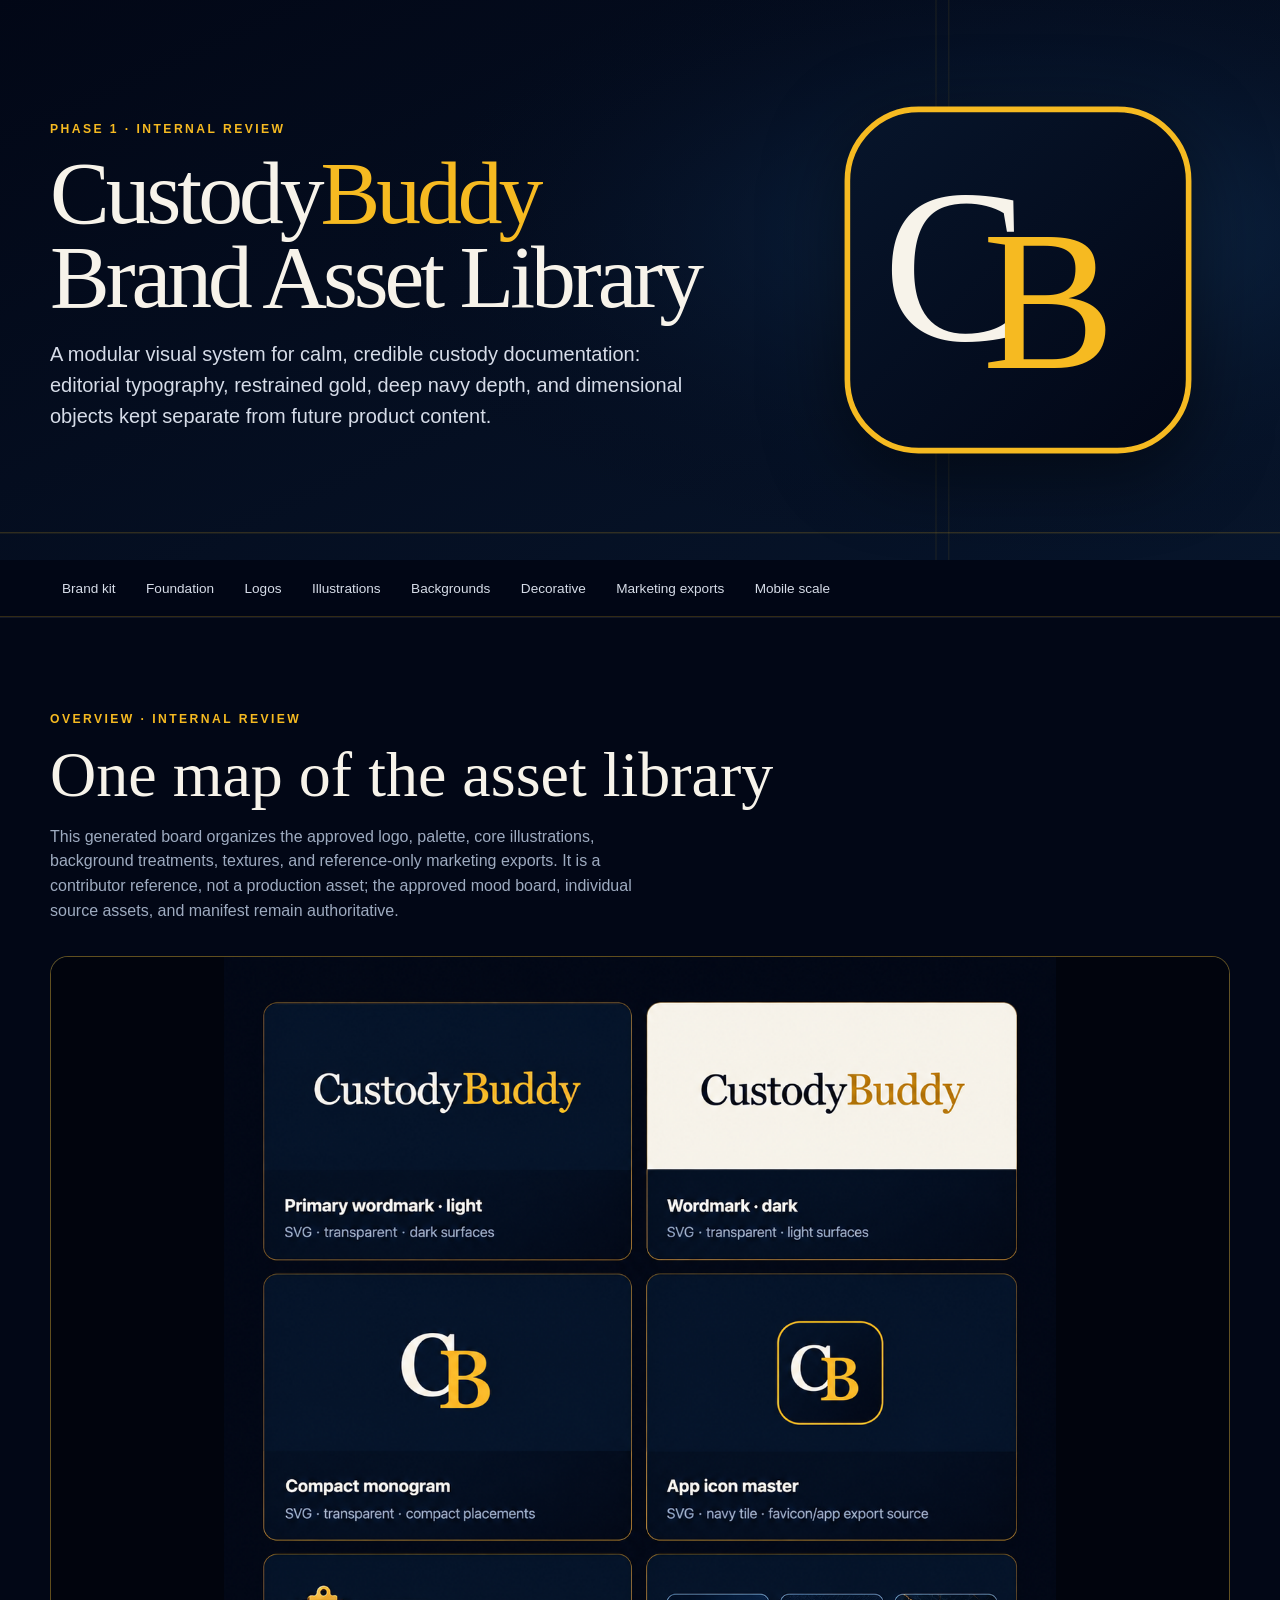
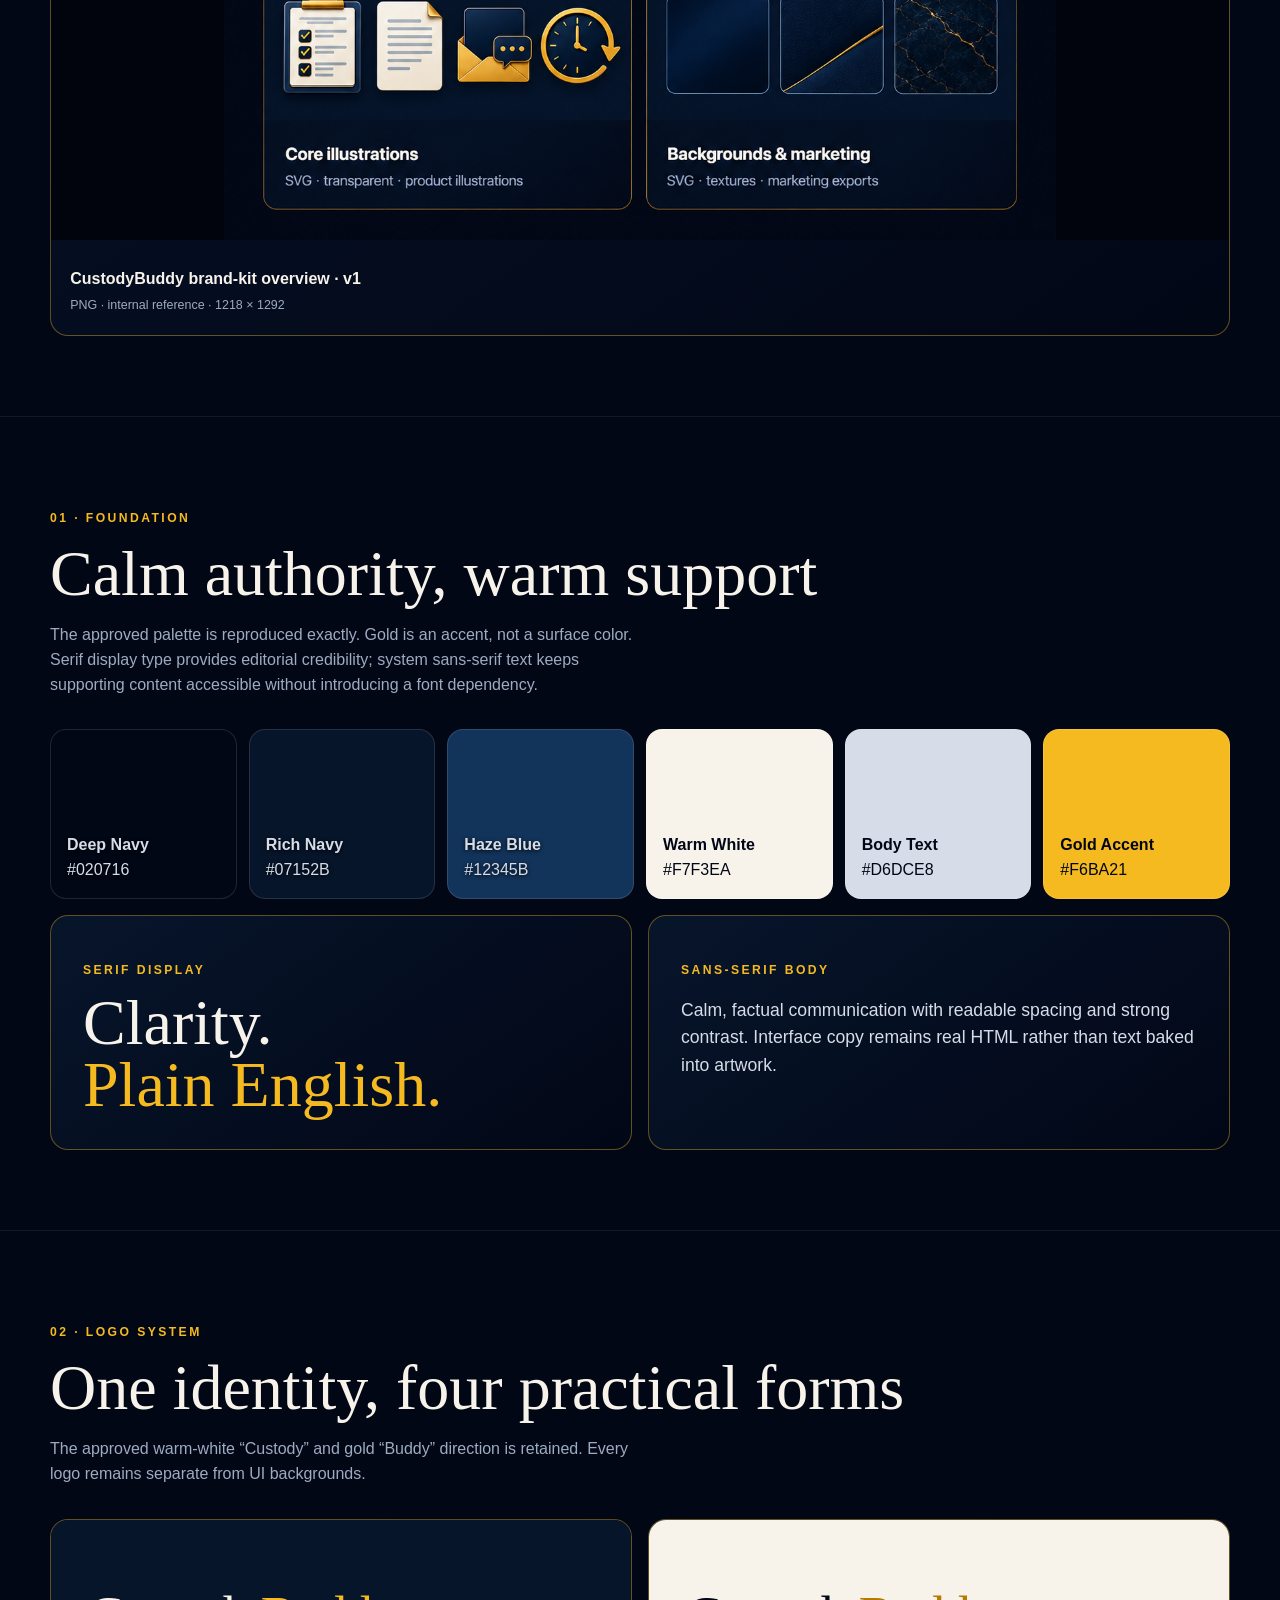
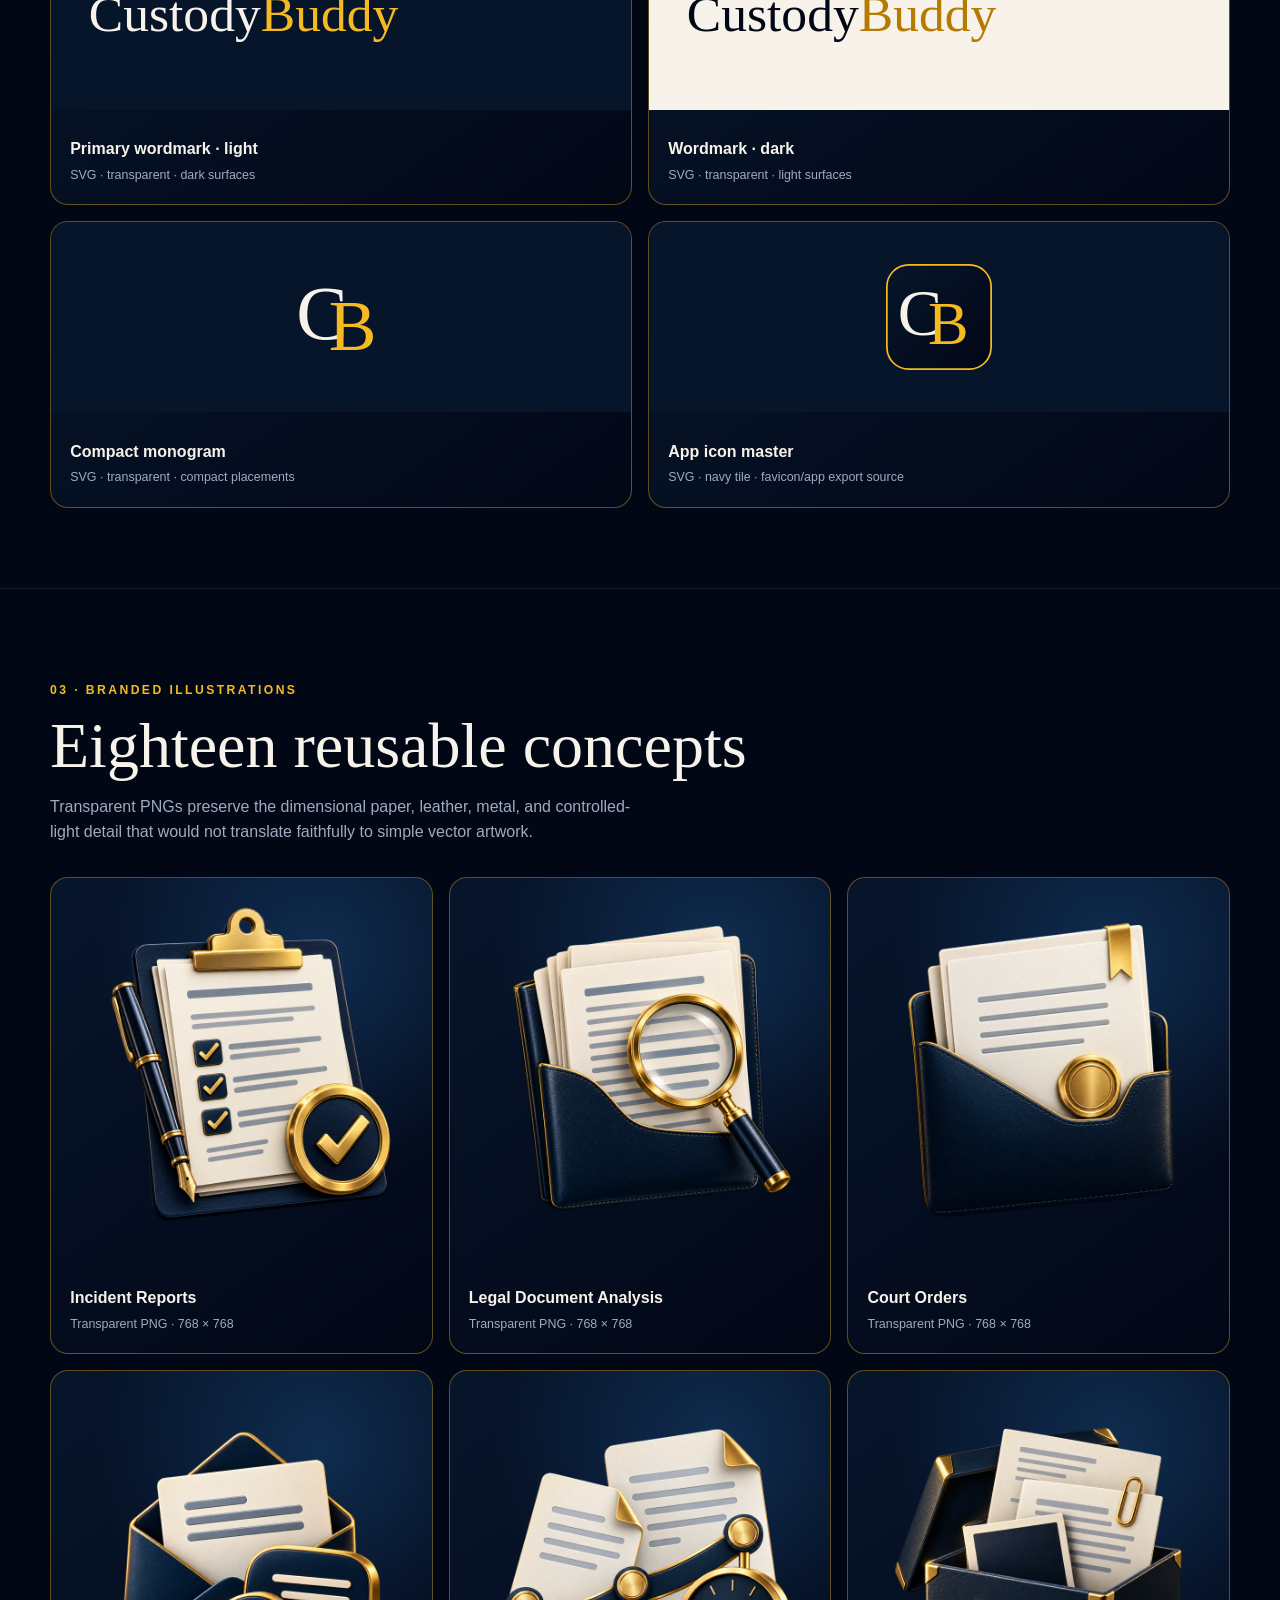
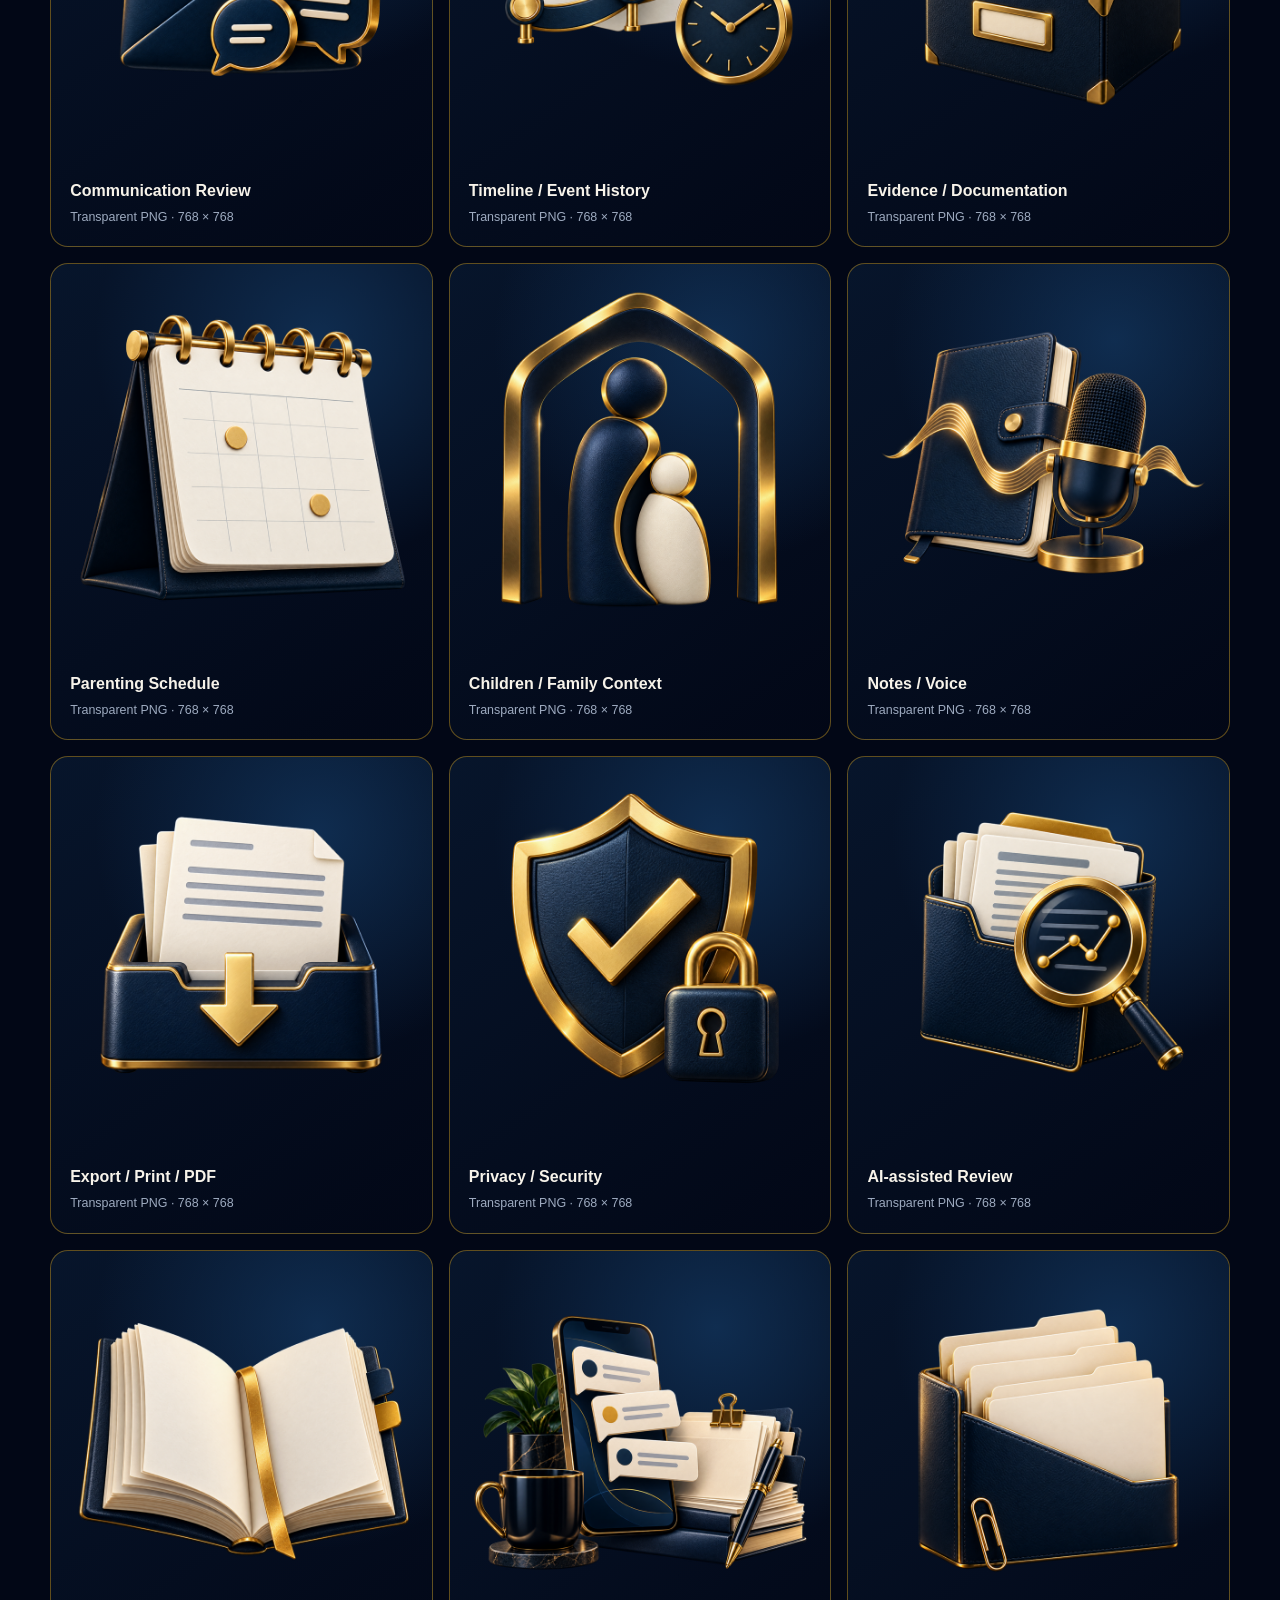
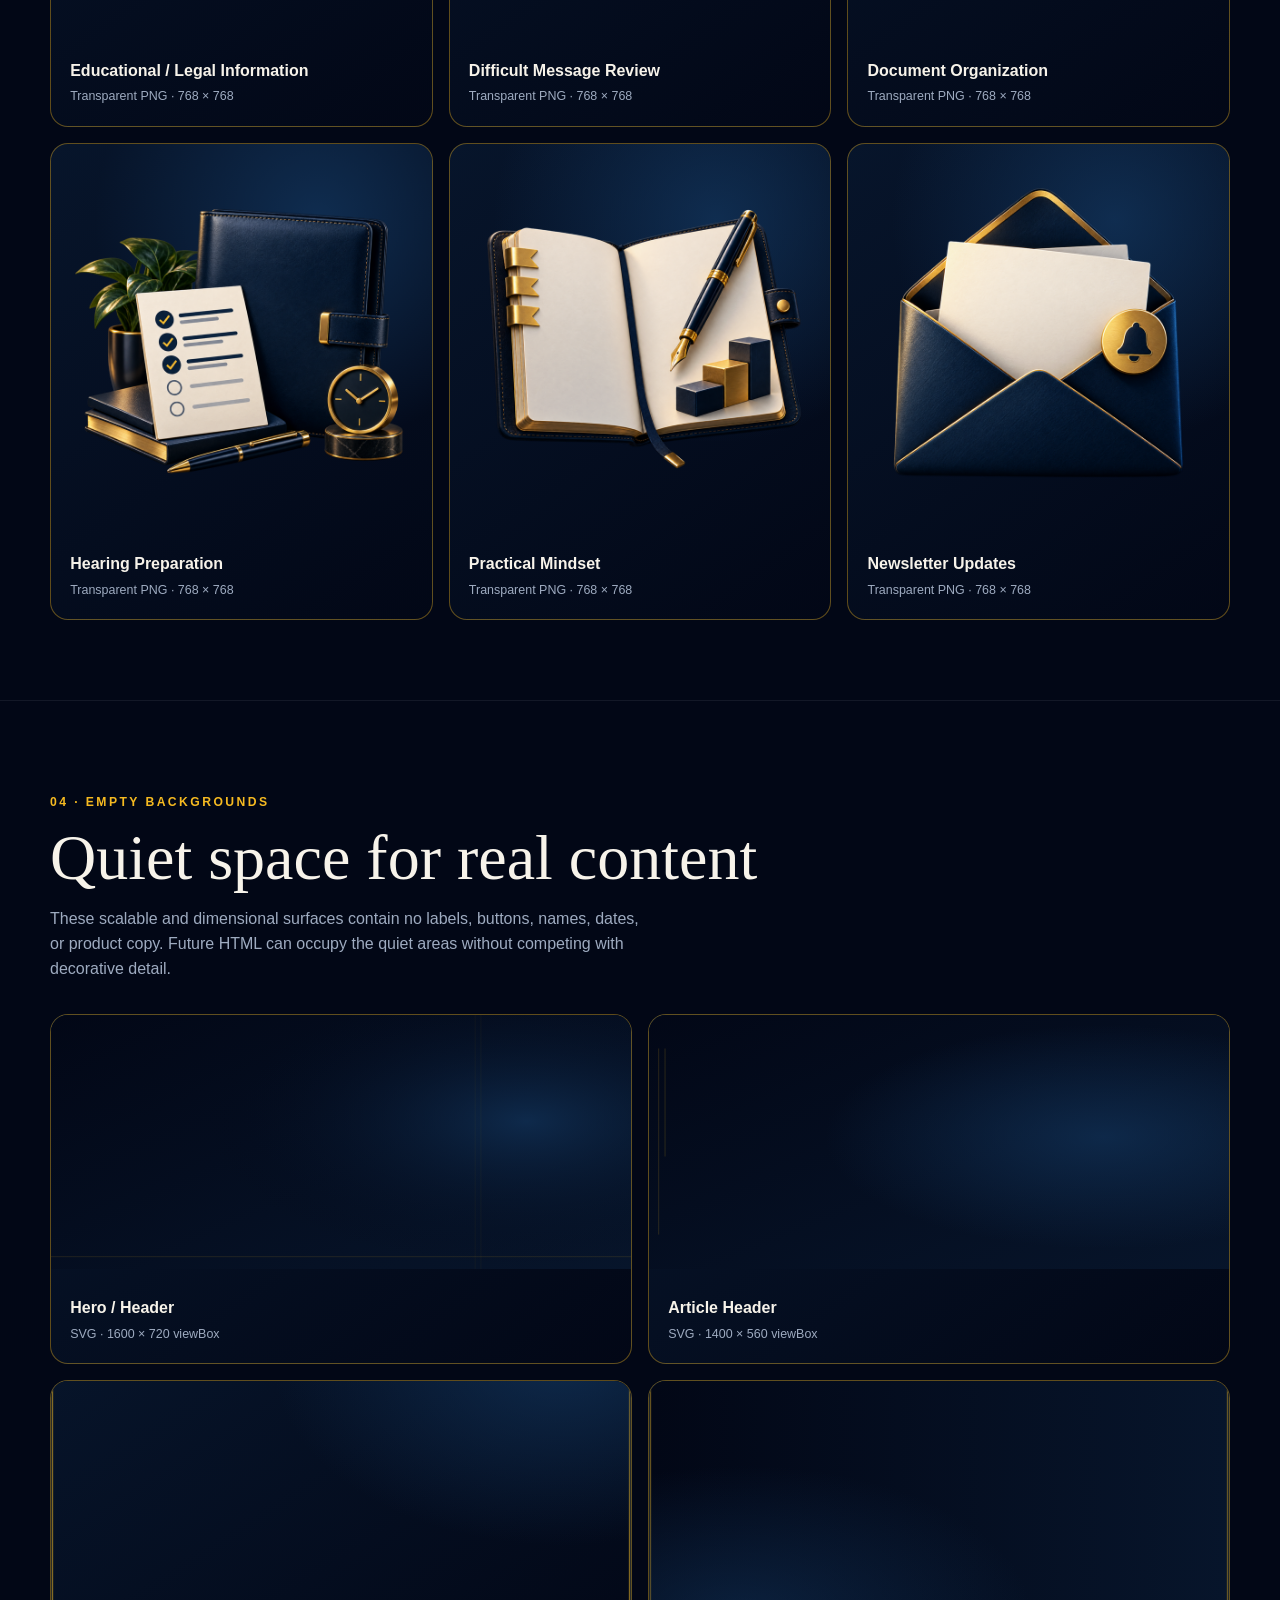
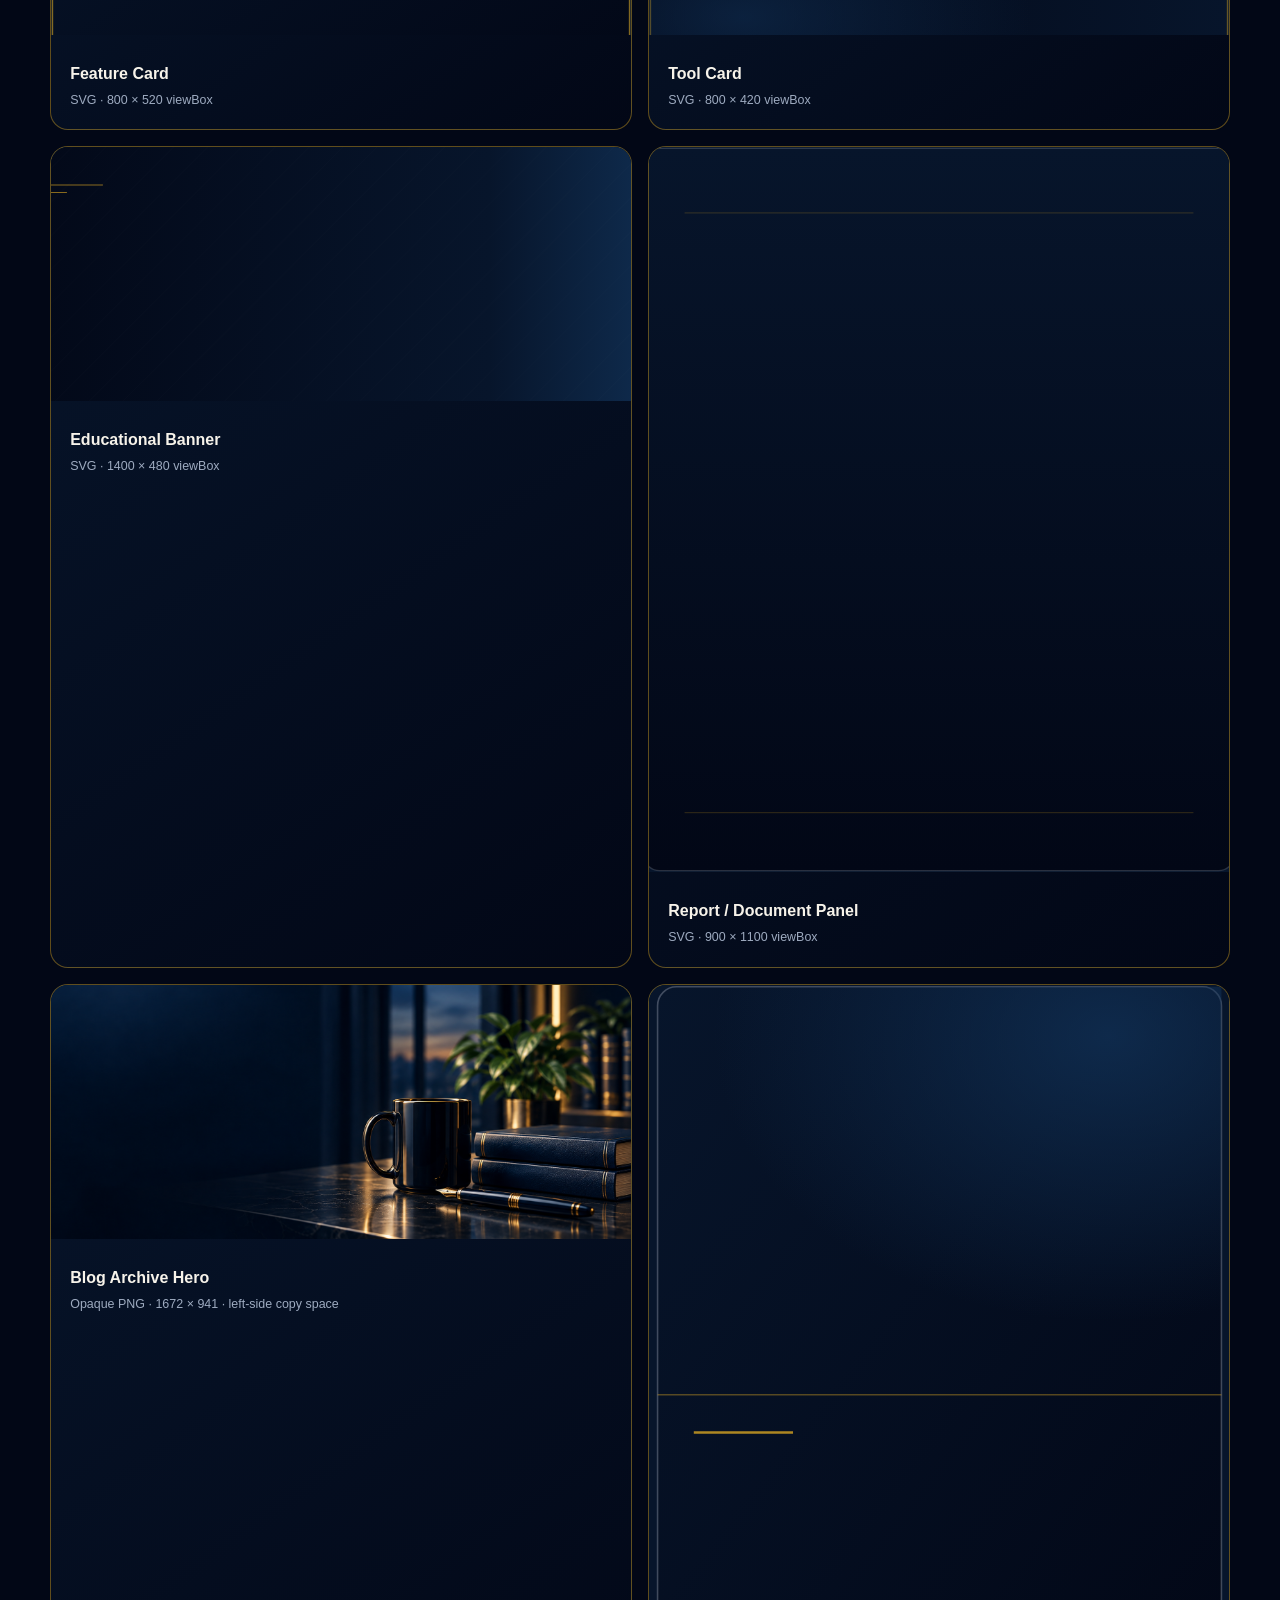
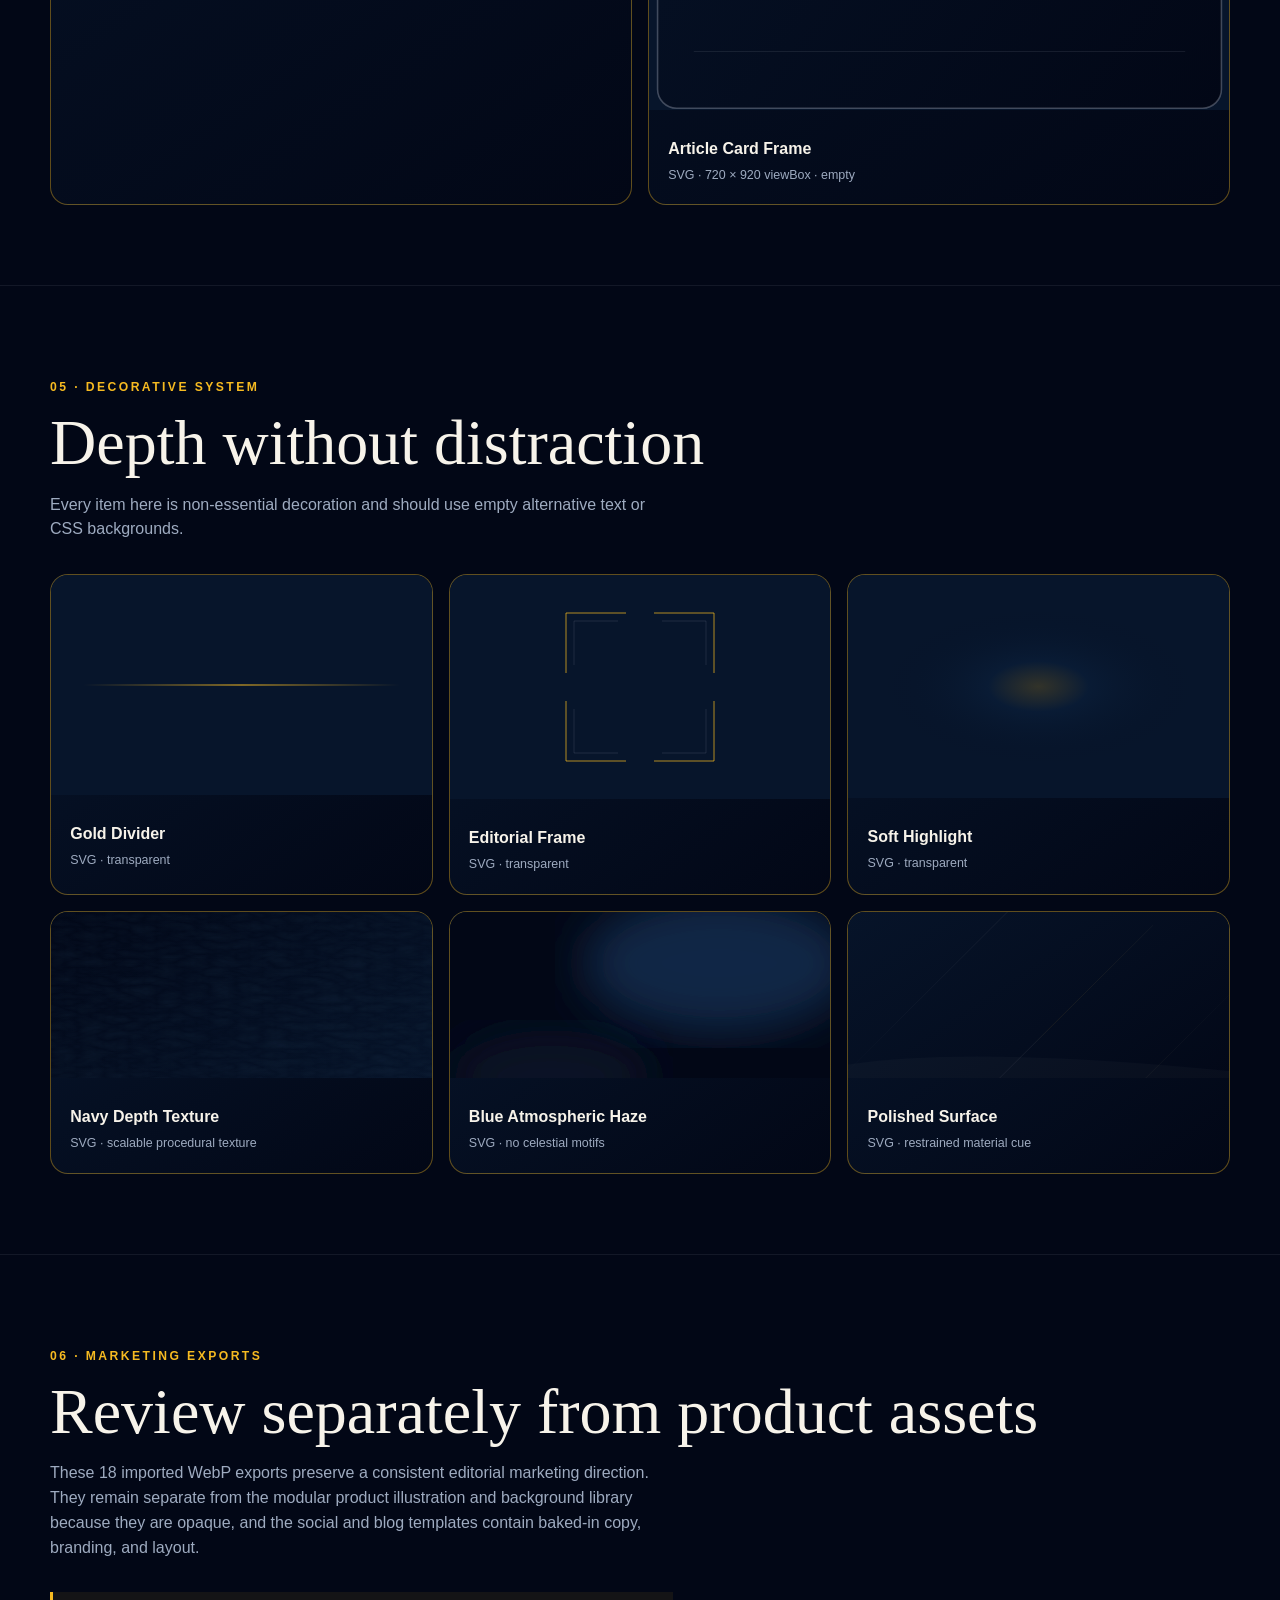
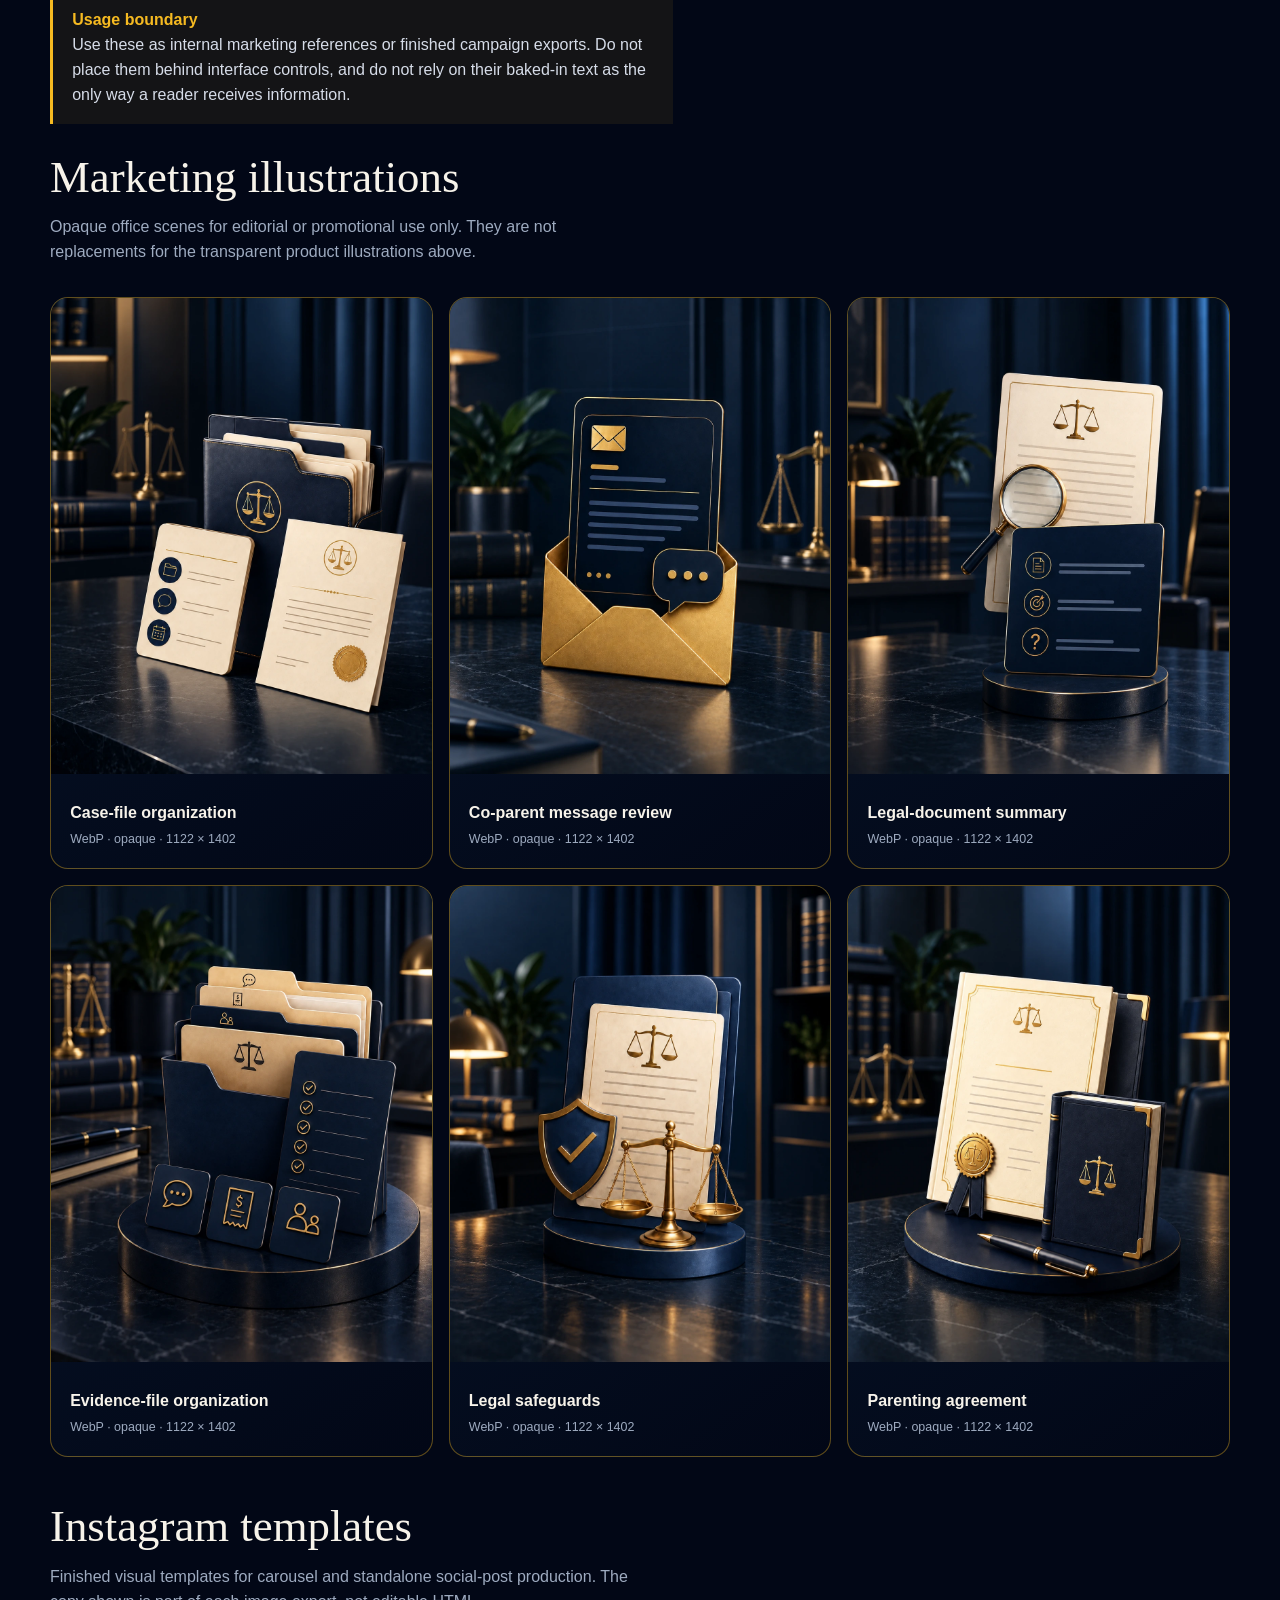
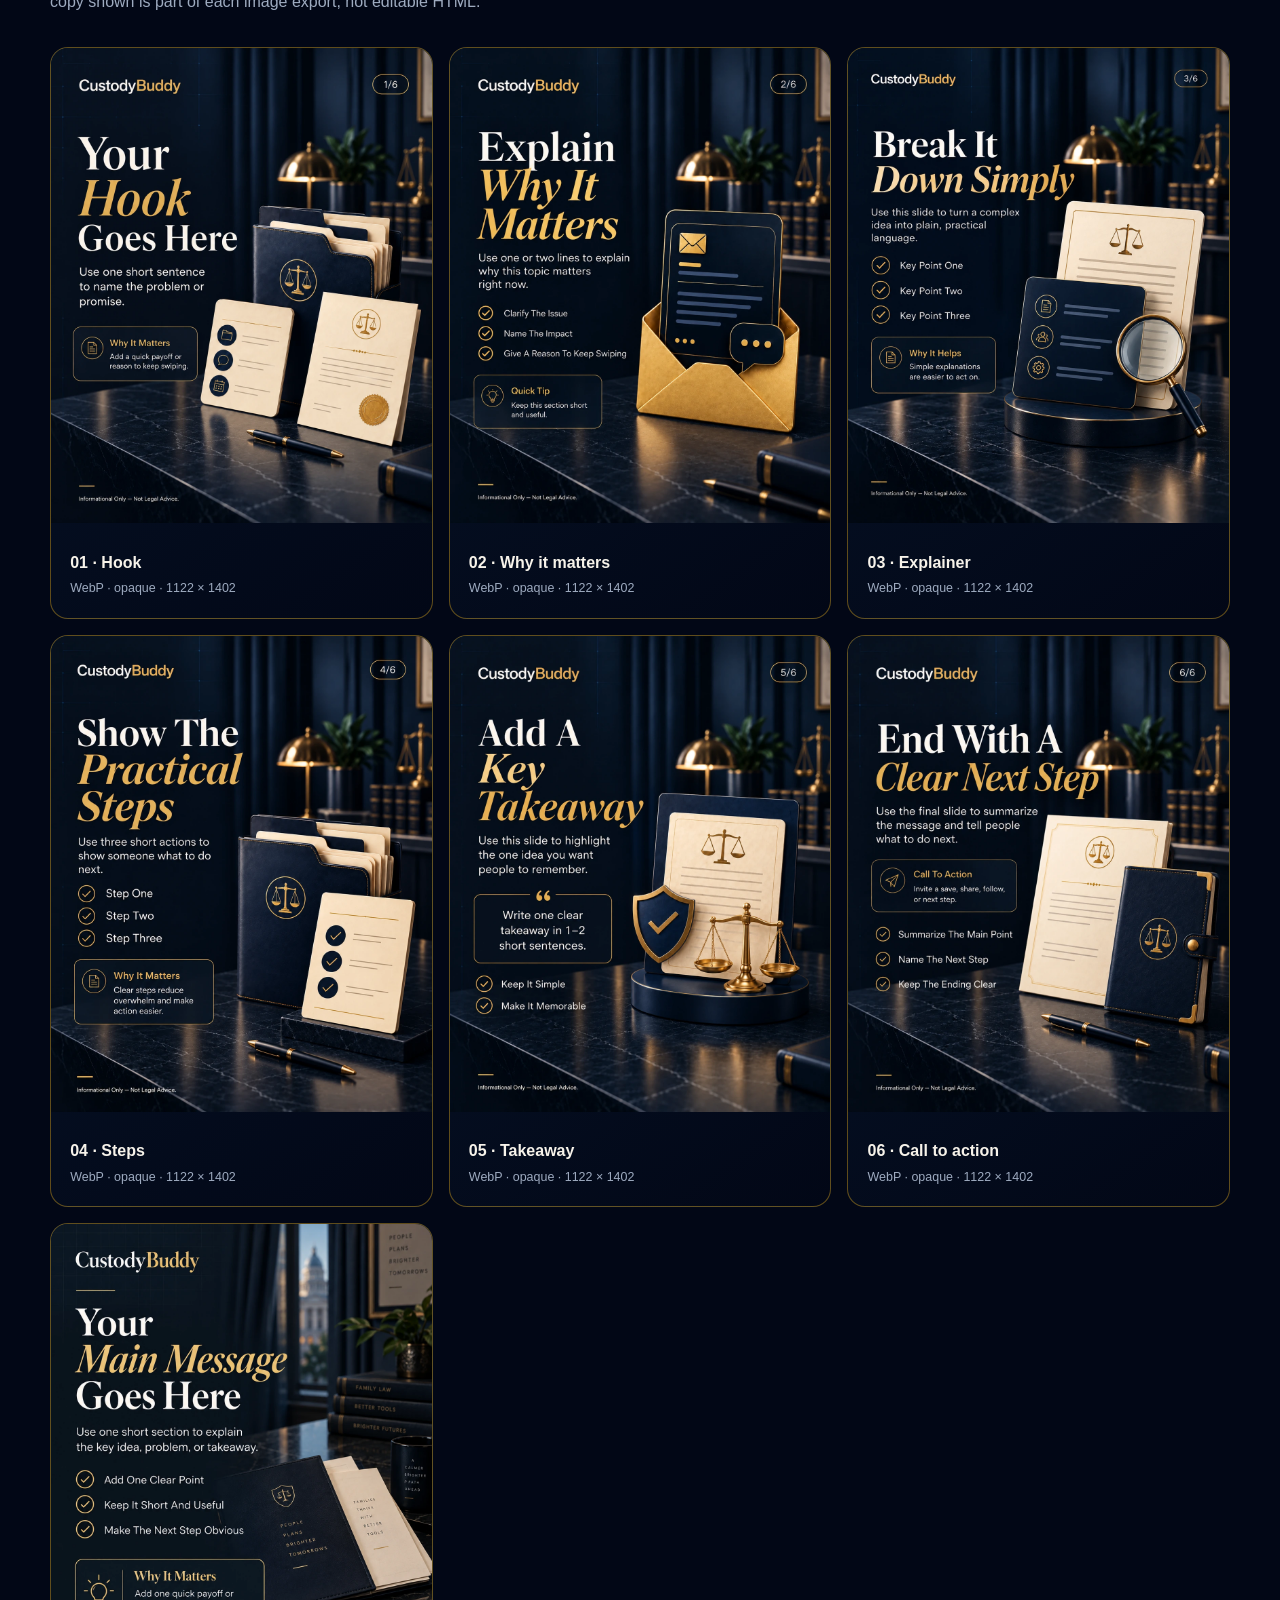
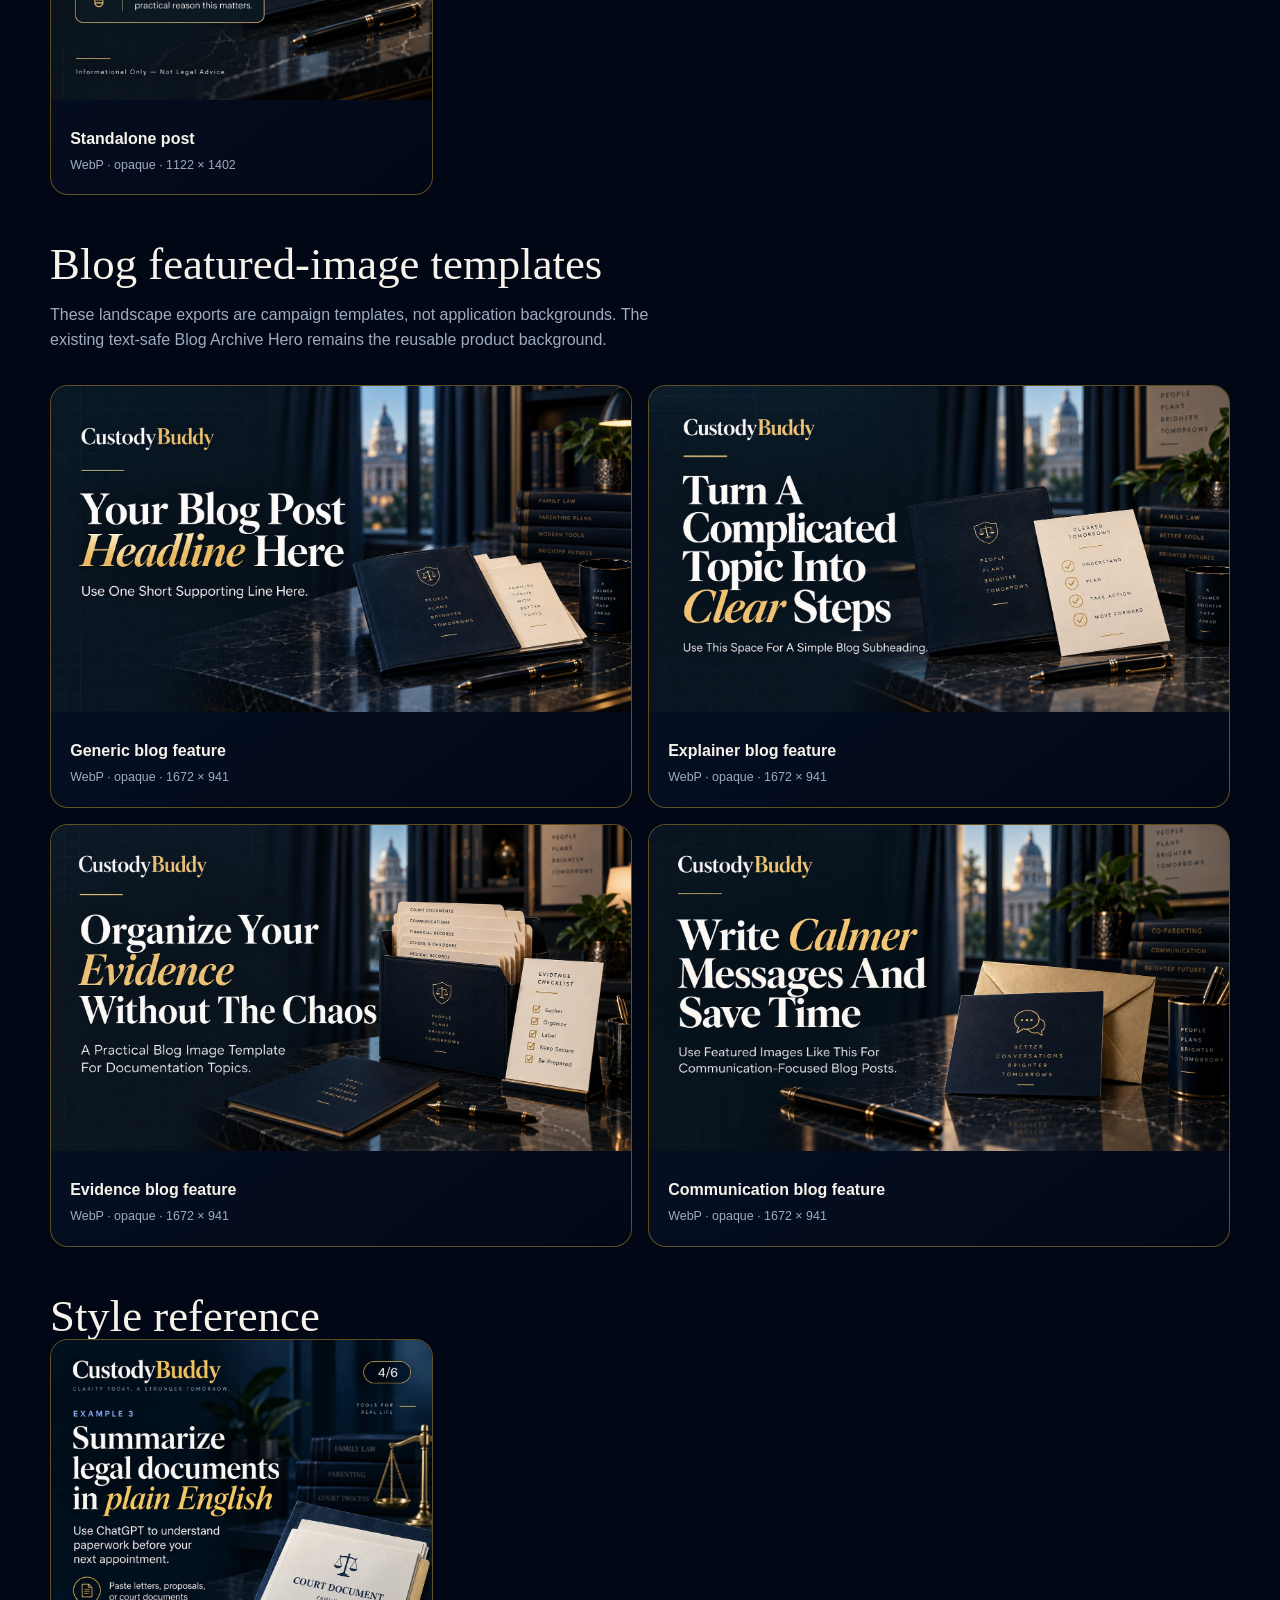
<file: showcase/index.html>
<!doctype html>
<html lang="en">
<head>
  <meta charset="utf-8">
  <meta name="viewport" content="width=device-width, initial-scale=1">
  <title>CustodyBuddy Phase 1 Asset Showcase</title>
  <link rel="stylesheet" href="global.css">
</head>
<body>
  <a class="skip" href="#main">Skip to asset library</a>
  <header class="hero">
    <div class="wrap hero-grid">
      <div><p class="eyebrow">Phase 1 · Internal review</p><h1>Custody<span>Buddy</span><br>Brand Asset Library</h1><p class="lede">A modular visual system for calm, credible custody documentation: editorial typography, restrained gold, deep navy depth, and dimensional objects kept separate from future product content.</p></div>
      <img class="hero-mark" src="../public/brand/logo/custodybuddy-app-icon.svg" alt="CustodyBuddy CB monogram">
    </div>
  </header>
  <nav class="nav" aria-label="Showcase sections"><div class="wrap"><a href="#brand-kit">Brand kit</a><a href="#foundation">Foundation</a><a href="#logos">Logos</a><a href="#illustrations">Illustrations</a><a href="#backgrounds">Backgrounds</a><a href="#decorative">Decorative</a><a href="#marketing">Marketing exports</a><a href="#mobile">Mobile scale</a></div></nav>
  <main id="main">
    <section class="section" id="brand-kit"><div class="wrap"><p class="eyebrow">Overview · Internal review</p><h2>One map of the asset library</h2><p class="intro">This generated board organizes the approved logo, palette, core illustrations, background treatments, textures, and reference-only marketing exports. It is a contributor reference, not a production asset; the approved mood board, individual source assets, and manifest remain authoritative.</p>
      <article class="card"><div class="brandkit-stage"><img src="../public/brand/generated/brand-kit/custodybuddy-brand-kit-overview-v1.png" alt="CustodyBuddy six-card asset overview showing wordmarks, monogram, app icon, core illustrations, backgrounds, and marketing exports"></div><div class="pad"><h3>CustodyBuddy brand-kit overview · v1</h3><p class="meta">PNG · internal reference · 1218 × 1292</p></div></article>
    </div></section>
    <section class="section" id="foundation"><div class="wrap"><p class="eyebrow">01 · Foundation</p><h2>Calm authority, warm support</h2><p class="intro">The approved palette is reproduced exactly. Gold is an accent, not a surface color. Serif display type provides editorial credibility; system sans-serif text keeps supporting content accessible without introducing a font dependency.</p>
      <div class="palette" aria-label="Approved color palette">
        <div class="swatch" style="background:#020716"><strong>Deep Navy</strong><span>#020716</span></div><div class="swatch" style="background:#07152b"><strong>Rich Navy</strong><span>#07152B</span></div><div class="swatch" style="background:#12345b"><strong>Haze Blue</strong><span>#12345B</span></div><div class="swatch" style="background:#f7f3ea;color:#020716"><strong style="text-shadow:none">Warm White</strong><span style="text-shadow:none">#F7F3EA</span></div><div class="swatch" style="background:#d6dce8;color:#020716"><strong style="text-shadow:none">Body Text</strong><span style="text-shadow:none">#D6DCE8</span></div><div class="swatch" style="background:#f6ba21;color:#020716"><strong style="text-shadow:none">Gold Accent</strong><span style="text-shadow:none">#F6BA21</span></div>
      </div>
      <div class="grid grid-2" style="margin-top:1rem"><div class="card type-sample"><p class="eyebrow">Serif display</p><p class="type-serif">Clarity.<br><span class="gold">Plain English.</span></p></div><div class="card type-sample"><p class="eyebrow">Sans-serif body</p><p class="type-sans">Calm, factual communication with readable spacing and strong contrast. Interface copy remains real HTML rather than text baked into artwork.</p></div></div>
    </div></section>
    <section class="section" id="logos"><div class="wrap"><p class="eyebrow">02 · Logo system</p><h2>One identity, four practical forms</h2><p class="intro">The approved warm-white “Custody” and gold “Buddy” direction is retained. Every logo remains separate from UI backgrounds.</p>
      <div class="grid grid-2">
        <article class="card"><div class="logo-stage"><img src="../public/brand/logo/custodybuddy-wordmark-light.svg" alt="CustodyBuddy light wordmark"></div><div class="pad"><h3>Primary wordmark · light</h3><p class="meta">SVG · transparent · dark surfaces</p></div></article>
        <article class="card"><div class="logo-stage light"><img src="../public/brand/logo/custodybuddy-wordmark-dark.svg" alt="CustodyBuddy dark wordmark"></div><div class="pad"><h3>Wordmark · dark</h3><p class="meta">SVG · transparent · light surfaces</p></div></article>
        <article class="card"><div class="logo-stage"><img src="../public/brand/logo/custodybuddy-monogram.svg" alt="CustodyBuddy CB monogram"></div><div class="pad"><h3>Compact monogram</h3><p class="meta">SVG · transparent · compact placements</p></div></article>
        <article class="card"><div class="logo-stage"><img src="../public/brand/logo/custodybuddy-app-icon.svg" alt="CustodyBuddy app icon"></div><div class="pad"><h3>App icon master</h3><p class="meta">SVG · navy tile · favicon/app export source</p></div></article>
      </div>
    </div></section>
    <section class="section" id="illustrations"><div class="wrap"><p class="eyebrow">03 · Branded illustrations</p><h2>Eighteen reusable concepts</h2><p class="intro">Transparent PNGs preserve the dimensional paper, leather, metal, and controlled-light detail that would not translate faithfully to simple vector artwork.</p>
      <div class="grid grid-3">
        <article class="card"><div class="asset-stage"><img src="../public/brand/illustrations/incident-report-illustration.png" alt=""></div><div class="pad"><h3>Incident Reports</h3><p class="meta">Transparent PNG · 768 × 768</p></div></article>
        <article class="card"><div class="asset-stage"><img src="../public/brand/illustrations/legal-document-analysis-illustration.png" alt=""></div><div class="pad"><h3>Legal Document Analysis</h3><p class="meta">Transparent PNG · 768 × 768</p></div></article>
        <article class="card"><div class="asset-stage"><img src="../public/brand/illustrations/court-orders-illustration.png" alt=""></div><div class="pad"><h3>Court Orders</h3><p class="meta">Transparent PNG · 768 × 768</p></div></article>
        <article class="card"><div class="asset-stage"><img src="../public/brand/illustrations/communication-review-illustration.png" alt=""></div><div class="pad"><h3>Communication Review</h3><p class="meta">Transparent PNG · 768 × 768</p></div></article>
        <article class="card"><div class="asset-stage"><img src="../public/brand/illustrations/timeline-event-history-illustration.png" alt=""></div><div class="pad"><h3>Timeline / Event History</h3><p class="meta">Transparent PNG · 768 × 768</p></div></article>
        <article class="card"><div class="asset-stage"><img src="../public/brand/illustrations/evidence-documentation-illustration.png" alt=""></div><div class="pad"><h3>Evidence / Documentation</h3><p class="meta">Transparent PNG · 768 × 768</p></div></article>
        <article class="card"><div class="asset-stage"><img src="../public/brand/illustrations/parenting-schedule-calendar-illustration.png" alt=""></div><div class="pad"><h3>Parenting Schedule</h3><p class="meta">Transparent PNG · 768 × 768</p></div></article>
        <article class="card"><div class="asset-stage"><img src="../public/brand/illustrations/children-family-context-illustration.png" alt=""></div><div class="pad"><h3>Children / Family Context</h3><p class="meta">Transparent PNG · 768 × 768</p></div></article>
        <article class="card"><div class="asset-stage"><img src="../public/brand/illustrations/notes-voice-documentation-illustration.png" alt=""></div><div class="pad"><h3>Notes / Voice</h3><p class="meta">Transparent PNG · 768 × 768</p></div></article>
        <article class="card"><div class="asset-stage"><img src="../public/brand/illustrations/export-print-pdf-illustration.png" alt=""></div><div class="pad"><h3>Export / Print / PDF</h3><p class="meta">Transparent PNG · 768 × 768</p></div></article>
        <article class="card"><div class="asset-stage"><img src="../public/brand/illustrations/privacy-security-illustration.png" alt=""></div><div class="pad"><h3>Privacy / Security</h3><p class="meta">Transparent PNG · 768 × 768</p></div></article>
        <article class="card"><div class="asset-stage"><img src="../public/brand/illustrations/ai-assisted-review-illustration.png" alt=""></div><div class="pad"><h3>AI-assisted Review</h3><p class="meta">Transparent PNG · 768 × 768</p></div></article>
        <article class="card"><div class="asset-stage"><img src="../public/brand/illustrations/educational-legal-information-illustration.png" alt=""></div><div class="pad"><h3>Educational / Legal Information</h3><p class="meta">Transparent PNG · 768 × 768</p></div></article>
        <article class="card"><div class="asset-stage"><img src="../public/brand/illustrations/difficult-message-review-illustration.png" alt=""></div><div class="pad"><h3>Difficult Message Review</h3><p class="meta">Transparent PNG · 768 × 768</p></div></article>
        <article class="card"><div class="asset-stage"><img src="../public/brand/illustrations/document-organization-illustration.png" alt=""></div><div class="pad"><h3>Document Organization</h3><p class="meta">Transparent PNG · 768 × 768</p></div></article>
        <article class="card"><div class="asset-stage"><img src="../public/brand/illustrations/hearing-preparation-illustration.png" alt=""></div><div class="pad"><h3>Hearing Preparation</h3><p class="meta">Transparent PNG · 768 × 768</p></div></article>
        <article class="card"><div class="asset-stage"><img src="../public/brand/illustrations/practical-mindset-illustration.png" alt=""></div><div class="pad"><h3>Practical Mindset</h3><p class="meta">Transparent PNG · 768 × 768</p></div></article>
        <article class="card"><div class="asset-stage"><img src="../public/brand/illustrations/newsletter-updates-illustration.png" alt=""></div><div class="pad"><h3>Newsletter Updates</h3><p class="meta">Transparent PNG · 768 × 768</p></div></article>
      </div>
    </div></section>
    <section class="section" id="backgrounds"><div class="wrap"><p class="eyebrow">04 · Empty backgrounds</p><h2>Quiet space for real content</h2><p class="intro">These scalable and dimensional surfaces contain no labels, buttons, names, dates, or product copy. Future HTML can occupy the quiet areas without competing with decorative detail.</p>
      <div class="grid grid-2">
        <article class="card"><div class="wide-stage" style="background-image:url('../public/brand/backgrounds/hero-header-navy.svg')"></div><div class="pad"><h3>Hero / Header</h3><p class="meta">SVG · 1600 × 720 viewBox</p></div></article>
        <article class="card"><div class="wide-stage" style="background-image:url('../public/brand/backgrounds/article-header-navy.svg')"></div><div class="pad"><h3>Article Header</h3><p class="meta">SVG · 1400 × 560 viewBox</p></div></article>
        <article class="card"><div class="wide-stage" style="background-image:url('../public/brand/backgrounds/feature-card-navy.svg')"></div><div class="pad"><h3>Feature Card</h3><p class="meta">SVG · 800 × 520 viewBox</p></div></article>
        <article class="card"><div class="wide-stage" style="background-image:url('../public/brand/backgrounds/tool-card-navy.svg')"></div><div class="pad"><h3>Tool Card</h3><p class="meta">SVG · 800 × 420 viewBox</p></div></article>
        <article class="card"><div class="wide-stage" style="background-image:url('../public/brand/backgrounds/educational-banner-navy.svg')"></div><div class="pad"><h3>Educational Banner</h3><p class="meta">SVG · 1400 × 480 viewBox</p></div></article>
        <article class="card"><div class="wide-stage portrait-stage" style="background-image:url('../public/brand/backgrounds/report-panel-navy.svg')"></div><div class="pad"><h3>Report / Document Panel</h3><p class="meta">SVG · 900 × 1100 viewBox</p></div></article>
        <article class="card"><div class="wide-stage" style="background-image:url('../public/brand/backgrounds/blog-archive-hero.png')"></div><div class="pad"><h3>Blog Archive Hero</h3><p class="meta">Opaque PNG · 1672 × 941 · left-side copy space</p></div></article>
        <article class="card"><div class="wide-stage portrait-stage" style="background-image:url('../public/brand/backgrounds/blog-article-card-frame.svg');background-size:contain;background-repeat:no-repeat"></div><div class="pad"><h3>Article Card Frame</h3><p class="meta">SVG · 720 × 920 viewBox · empty</p></div></article>
      </div>
    </div></section>
    <section class="section" id="decorative"><div class="wrap"><p class="eyebrow">05 · Decorative system</p><h2>Depth without distraction</h2><p class="intro">Every item here is non-essential decoration and should use empty alternative text or CSS backgrounds.</p>
      <div class="grid grid-3">
        <article class="card"><div class="decor-stage"><img src="../public/brand/decorative/gold-divider.svg" alt=""></div><div class="pad"><h3>Gold Divider</h3><p class="meta">SVG · transparent</p></div></article>
        <article class="card"><div class="decor-stage"><img src="../public/brand/decorative/editorial-corner-frame.svg" alt=""></div><div class="pad"><h3>Editorial Frame</h3><p class="meta">SVG · transparent</p></div></article>
        <article class="card"><div class="decor-stage"><img src="../public/brand/decorative/soft-highlight.svg" alt=""></div><div class="pad"><h3>Soft Highlight</h3><p class="meta">SVG · transparent</p></div></article>
        <article class="card"><div class="wide-stage" style="background-image:url('../public/brand/textures/navy-depth-texture.svg')"></div><div class="pad"><h3>Navy Depth Texture</h3><p class="meta">SVG · scalable procedural texture</p></div></article>
        <article class="card"><div class="wide-stage" style="background-image:url('../public/brand/textures/blue-atmospheric-haze.svg')"></div><div class="pad"><h3>Blue Atmospheric Haze</h3><p class="meta">SVG · no celestial motifs</p></div></article>
        <article class="card"><div class="wide-stage" style="background-image:url('../public/brand/textures/polished-surface-texture.svg')"></div><div class="pad"><h3>Polished Surface</h3><p class="meta">SVG · restrained material cue</p></div></article>
      </div>
    </div></section>
    <section class="section" id="marketing"><div class="wrap"><p class="eyebrow">06 · Marketing exports</p><h2>Review separately from product assets</h2><p class="intro">These 18 imported WebP exports preserve a consistent editorial marketing direction. They remain separate from the modular product illustration and background library because they are opaque, and the social and blog templates contain baked-in copy, branding, and layout.</p>
      <div class="note marketing-note"><strong class="gold">Usage boundary</strong><br>Use these as internal marketing references or finished campaign exports. Do not place them behind interface controls, and do not rely on their baked-in text as the only way a reader receives information.</div>
      <h3 class="type-serif" style="font-size:clamp(1.8rem,4vw,2.8rem)">Marketing illustrations</h3><p class="intro">Opaque office scenes for editorial or promotional use only. They are not replacements for the transparent product illustrations above.</p>
      <div class="grid grid-3">
        <article class="card"><div class="marketing-stage"><img src="../public/brand/generated/marketing/illustrations/case-files-office-illustration.webp" alt="Case-file organization marketing illustration"></div><div class="pad"><h3>Case-file organization</h3><p class="meta">WebP · opaque · 1122 × 1402</p></div></article>
        <article class="card"><div class="marketing-stage"><img src="../public/brand/generated/marketing/illustrations/co-parent-message-office-illustration.webp" alt="Co-parent message review marketing illustration"></div><div class="pad"><h3>Co-parent message review</h3><p class="meta">WebP · opaque · 1122 × 1402</p></div></article>
        <article class="card"><div class="marketing-stage"><img src="../public/brand/generated/marketing/illustrations/document-summary-office-illustration.webp" alt="Legal-document summary marketing illustration"></div><div class="pad"><h3>Legal-document summary</h3><p class="meta">WebP · opaque · 1122 × 1402</p></div></article>
        <article class="card"><div class="marketing-stage"><img src="../public/brand/generated/marketing/illustrations/evidence-files-office-illustration.webp" alt="Evidence-file organization marketing illustration"></div><div class="pad"><h3>Evidence-file organization</h3><p class="meta">WebP · opaque · 1122 × 1402</p></div></article>
        <article class="card"><div class="marketing-stage"><img src="../public/brand/generated/marketing/illustrations/legal-safeguards-office-illustration.webp" alt="Legal safeguards marketing illustration"></div><div class="pad"><h3>Legal safeguards</h3><p class="meta">WebP · opaque · 1122 × 1402</p></div></article>
        <article class="card"><div class="marketing-stage"><img src="../public/brand/generated/marketing/illustrations/parenting-agreement-office-illustration.webp" alt="Parenting agreement marketing illustration"></div><div class="pad"><h3>Parenting agreement</h3><p class="meta">WebP · opaque · 1122 × 1402</p></div></article>
      </div>
      <h3 class="type-serif" style="font-size:clamp(1.8rem,4vw,2.8rem);margin-top:3rem">Instagram templates</h3><p class="intro">Finished visual templates for carousel and standalone social-post production. The copy shown is part of each image export, not editable HTML.</p>
      <div class="grid grid-3">
        <article class="card"><div class="marketing-stage"><img src="../public/brand/generated/marketing/social/instagram-carousel/instagram-carousel-01-hook-template.webp" alt="Instagram carousel opening-slide template"></div><div class="pad"><h3>01 · Hook</h3><p class="meta">WebP · opaque · 1122 × 1402</p></div></article>
        <article class="card"><div class="marketing-stage"><img src="../public/brand/generated/marketing/social/instagram-carousel/instagram-carousel-02-why-it-matters-template.webp" alt="Instagram carousel context-slide template"></div><div class="pad"><h3>02 · Why it matters</h3><p class="meta">WebP · opaque · 1122 × 1402</p></div></article>
        <article class="card"><div class="marketing-stage"><img src="../public/brand/generated/marketing/social/instagram-carousel/instagram-carousel-03-explainer-template.webp" alt="Instagram carousel explainer-slide template"></div><div class="pad"><h3>03 · Explainer</h3><p class="meta">WebP · opaque · 1122 × 1402</p></div></article>
        <article class="card"><div class="marketing-stage"><img src="../public/brand/generated/marketing/social/instagram-carousel/instagram-carousel-04-steps-template.webp" alt="Instagram carousel steps-slide template"></div><div class="pad"><h3>04 · Steps</h3><p class="meta">WebP · opaque · 1122 × 1402</p></div></article>
        <article class="card"><div class="marketing-stage"><img src="../public/brand/generated/marketing/social/instagram-carousel/instagram-carousel-05-takeaway-template.webp" alt="Instagram carousel takeaway-slide template"></div><div class="pad"><h3>05 · Takeaway</h3><p class="meta">WebP · opaque · 1122 × 1402</p></div></article>
        <article class="card"><div class="marketing-stage"><img src="../public/brand/generated/marketing/social/instagram-carousel/instagram-carousel-06-call-to-action-template.webp" alt="Instagram carousel call-to-action template"></div><div class="pad"><h3>06 · Call to action</h3><p class="meta">WebP · opaque · 1122 × 1402</p></div></article>
        <article class="card"><div class="marketing-stage"><img src="../public/brand/generated/marketing/social/instagram-post/instagram-post-template.webp" alt="Standalone Instagram post template"></div><div class="pad"><h3>Standalone post</h3><p class="meta">WebP · opaque · 1122 × 1402</p></div></article>
      </div>
      <h3 class="type-serif" style="font-size:clamp(1.8rem,4vw,2.8rem);margin-top:3rem">Blog featured-image templates</h3><p class="intro">These landscape exports are campaign templates, not application backgrounds. The existing text-safe Blog Archive Hero remains the reusable product background.</p>
      <div class="grid grid-2">
        <article class="card"><div class="marketing-wide"><img src="../public/brand/generated/marketing/blog/featured/blog-featured-generic-template.webp" alt="Generic blog featured-image template"></div><div class="pad"><h3>Generic blog feature</h3><p class="meta">WebP · opaque · 1672 × 941</p></div></article>
        <article class="card"><div class="marketing-wide"><img src="../public/brand/generated/marketing/blog/featured/blog-featured-explainer-template.webp" alt="Explainer blog featured-image template"></div><div class="pad"><h3>Explainer blog feature</h3><p class="meta">WebP · opaque · 1672 × 941</p></div></article>
        <article class="card"><div class="marketing-wide"><img src="../public/brand/generated/marketing/blog/featured/blog-featured-evidence-template.webp" alt="Evidence-focused blog featured-image template"></div><div class="pad"><h3>Evidence blog feature</h3><p class="meta">WebP · opaque · 1672 × 941</p></div></article>
        <article class="card"><div class="marketing-wide"><img src="../public/brand/generated/marketing/blog/featured/blog-featured-communication-template.webp" alt="Communication-focused blog featured-image template"></div><div class="pad"><h3>Communication blog feature</h3><p class="meta">WebP · opaque · 1672 × 941</p></div></article>
      </div>
      <h3 class="type-serif" style="font-size:clamp(1.8rem,4vw,2.8rem);margin-top:3rem">Style reference</h3>
      <div class="grid grid-3"><article class="card"><div class="marketing-stage"><img src="../public/brand/generated/marketing/references/social-legal-tech-style-reference.webp" alt="CustodyBuddy social legal-tech style reference"></div><div class="pad"><h3>Social legal-tech reference</h3><p class="meta">WebP · internal reference only · 1122 × 1402</p></div></article></div>
    </div></section>
    <section class="section" id="mobile"><div class="wrap"><p class="eyebrow">07 · Mobile-scale check</p><h2>Readable at compact sizes</h2><p class="intro">This is a static composition check, not product UI. It demonstrates that the independent assets retain clear silhouettes and leave enough room for future HTML.</p>
      <div class="grid grid-2" style="align-items:center"><div class="mobile"><div class="mobile-screen"><img class="mobile-logo" src="../public/brand/logo/custodybuddy-wordmark-light.svg" alt="CustodyBuddy"><img class="mobile-art" src="../public/brand/illustrations/incident-report-illustration.png" alt=""><p class="eyebrow">Illustration at 220 px</p><h3>Clear documentation, without visual clutter.</h3><p>Real interface content will remain HTML with accessible semantics and contrast.</p></div></div><div><div class="note"><strong class="gold">Accessibility note</strong><br>Illustrations are complementary. They never replace control icons, labels, legal information, or status text. The manifest includes alt-text guidance for every asset.</div></div></div>
    </div></section>
  <section class="section"><div class="wrap"><h2>Homepage templates</h2><p><a href="templates/custodybuddy-hero-v8/index.html">Open the animated desk hero v8</a></p></div></section>
</main>
  <footer class="footer"><div class="wrap"><p>CustodyBuddy · Phase 1 Brand Asset Library · Internal review only</p><p><code>public/brand/asset-manifest.json</code> is the authoritative inventory; generated marketing exports remain separate from modular product assets.</p></div></footer>
</body>
</html>
</file>
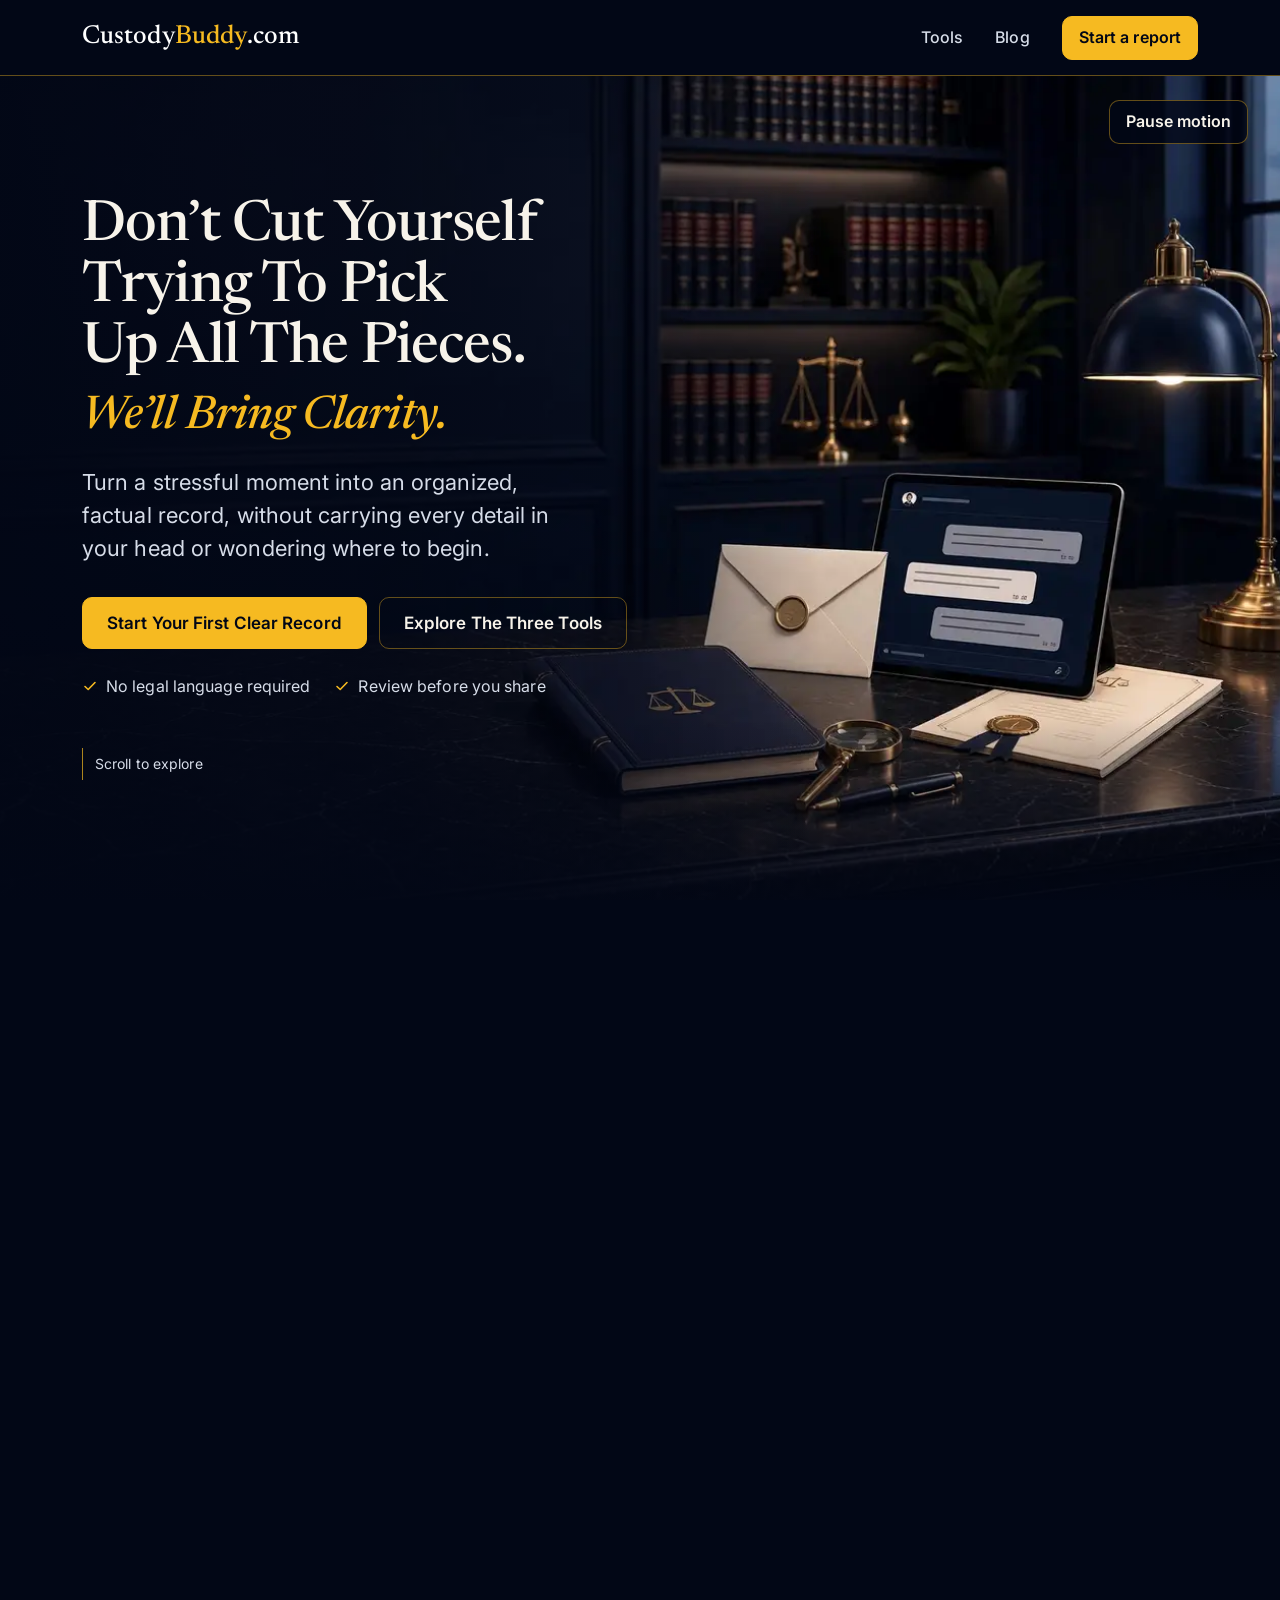
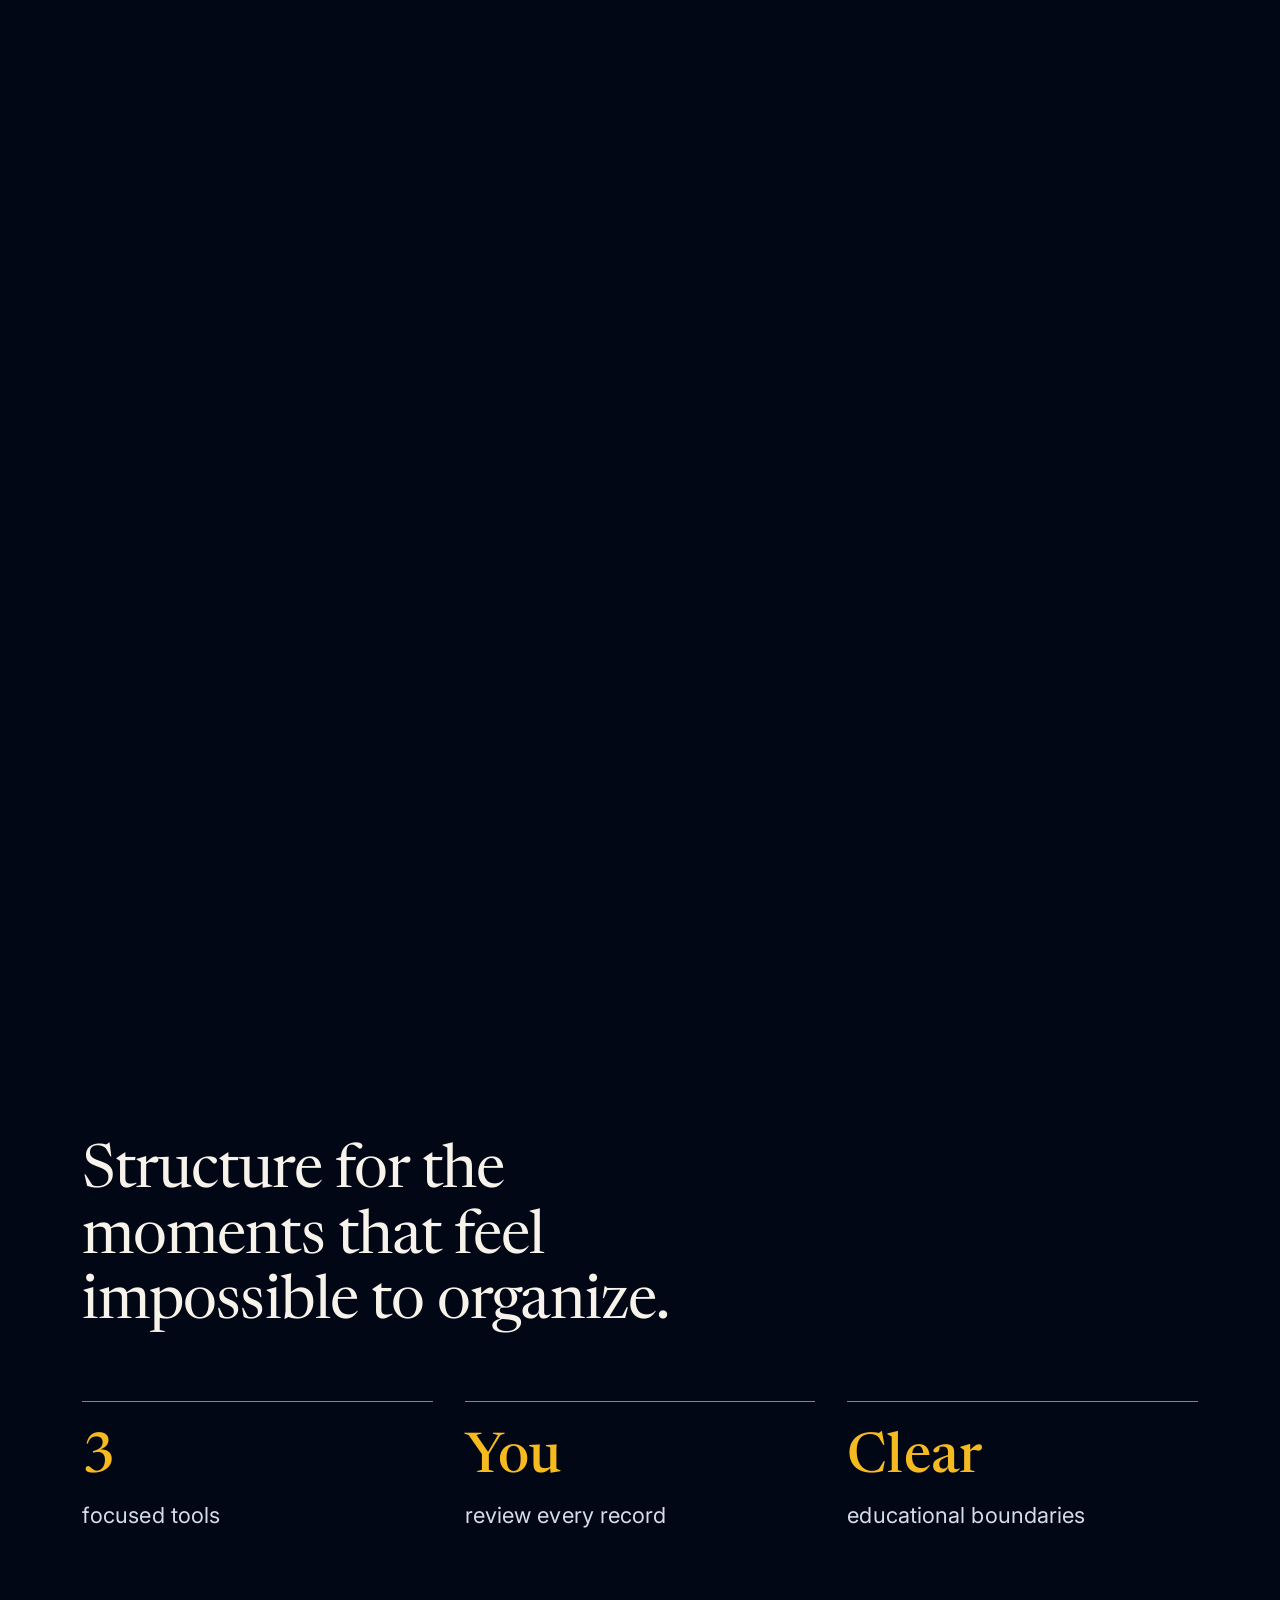
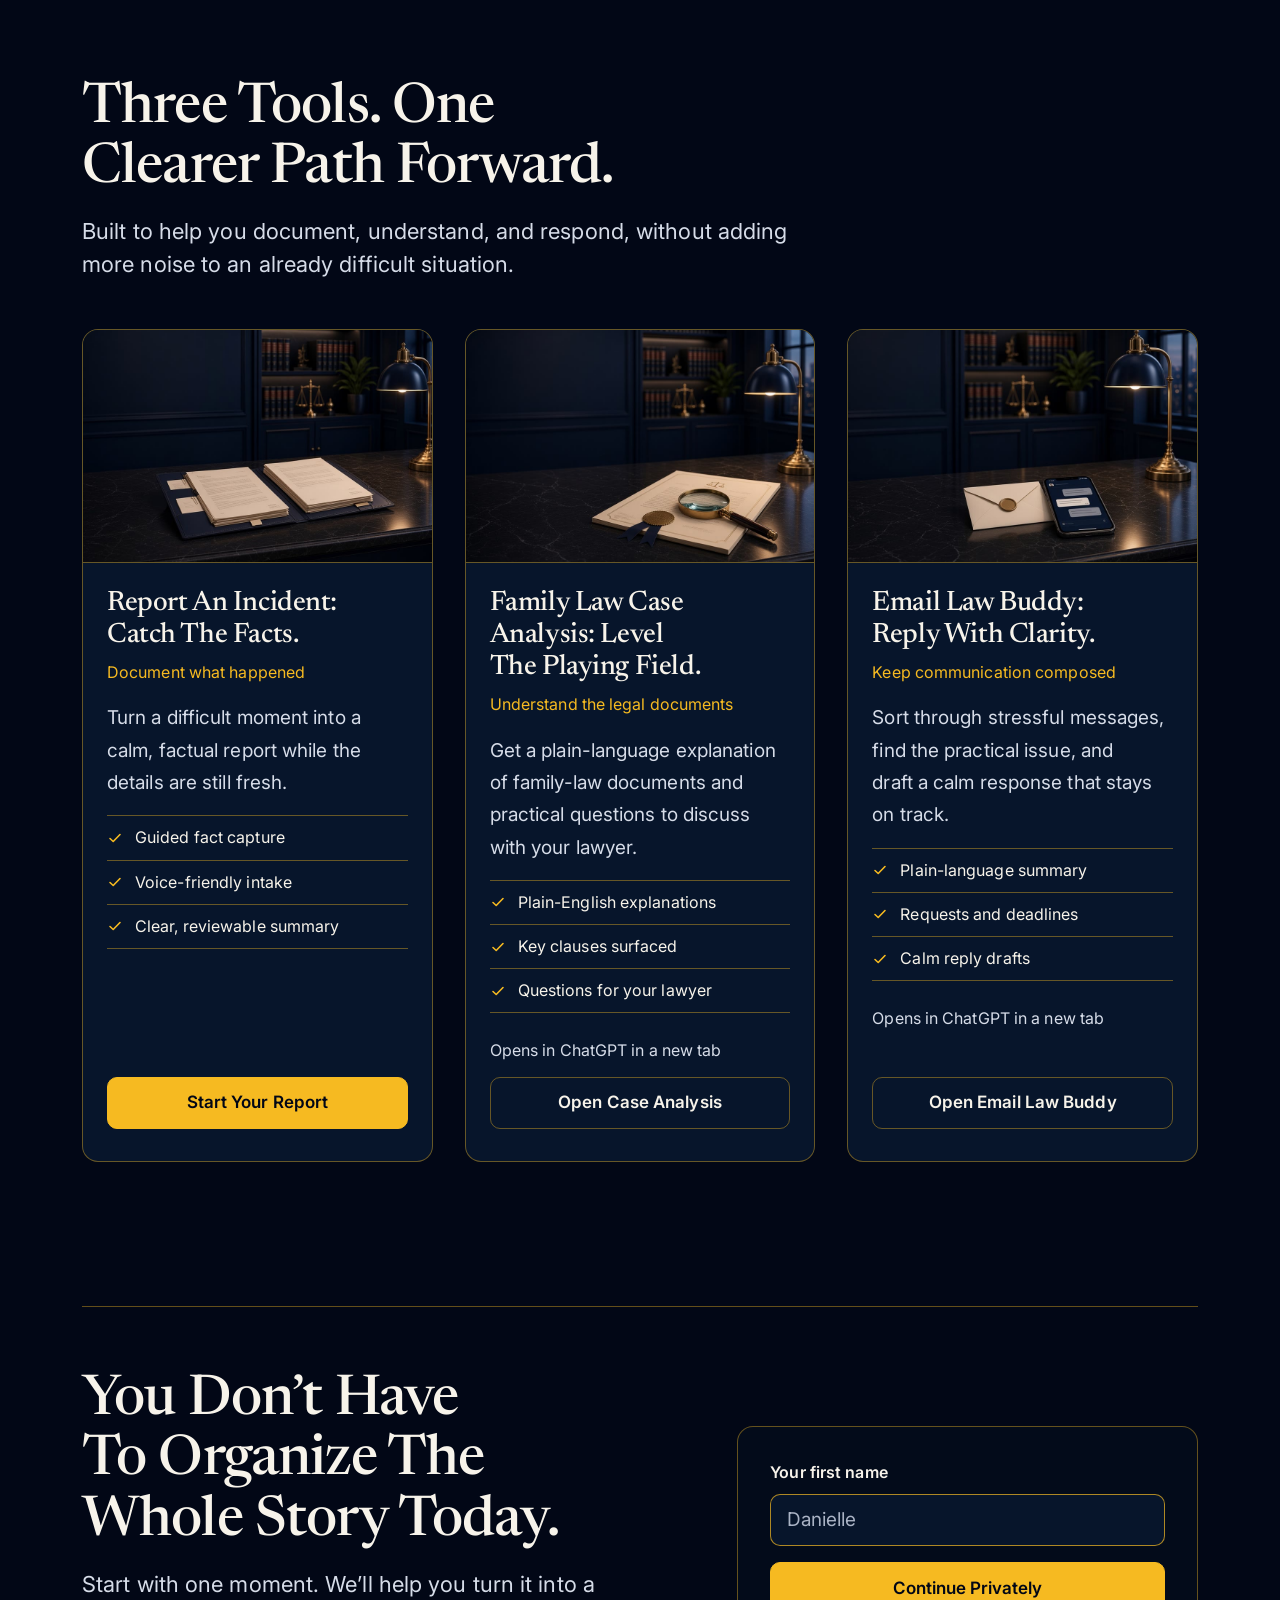
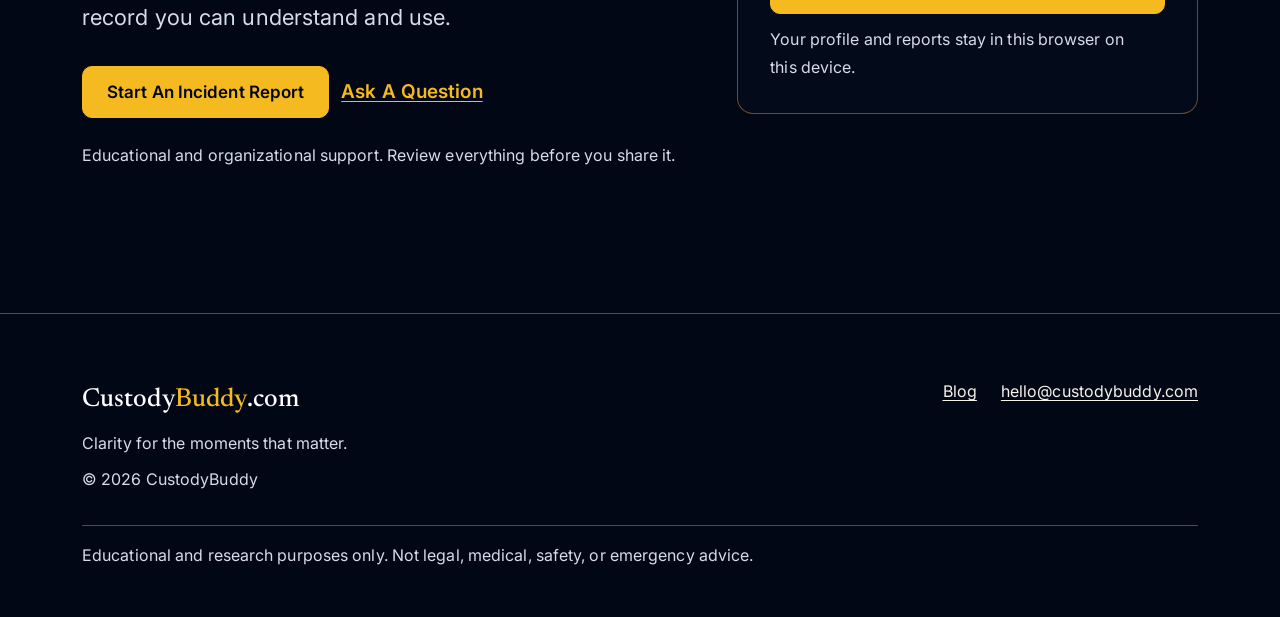
<file: showcase/templates/custodybuddy-hero-v8/index.html>
<!doctype html>
<html lang="en-CA">
<head>
<meta charset="utf-8">
<meta name="viewport" content="width=device-width, initial-scale=1">
<title>CustodyBuddy | Co-parenting clarity, when details matter</title>
<meta name="description" content="Turn stressful co-parenting moments into clear, factual records with guided tools for documentation, communication, and family-law research.">
<link rel="icon" href="favicon.svg" type="image/svg+xml">
<meta name="theme-color" content="#020716">
<link rel="preconnect" href="https://fonts.googleapis.com"><link rel="preconnect" href="https://fonts.gstatic.com" crossorigin>
<link href="https://fonts.googleapis.com/css2?family=Inter:wght@400;500;600&family=Newsreader:ital,opsz,wght@0,6..72,400;0,6..72,500;1,6..72,500&display=swap" rel="stylesheet">
<link rel="stylesheet" href="tokens.css">
<link rel="preload" as="image" href="assets/desk/desk-first.webp">
<script>document.documentElement.classList.add("js")</script>
<style>
/* Hallmark · shape: kept · genre: editorial · theme: brand · redesign: full
 * paper: oklch(12% 0.03 265) · accent: oklch(82% 0.17 82) · display: Newsreader · body: Inter · hero: kept (scroll-driven desk stage) · nav: wordmark, two links, one action · footer: wordmark over links and the disclaimer · signature: the desk camera push-in and the envelope and tablet turning, driven by scroll
 * axes: midnight/serif/gold · posture: stage · contrast: pass · fold: pass · v2.0.0 */
/* Hallmark · pre-emit critique: P4 H4 E4 S5 R4 V3 · weakest: V, the section run below the hero is the familiar statement, three cards, start band; gave the statement real scale and took the start band out of its box so it reads as the page's end, not another card */
/* Hallmark · waive 38iii · the hero h1 second line "We'll Bring Clarity." set gold and italic, once, in the hero only · the CustodyBuddy brand guide names gold italic heading words as its signature, so the hero keeps it and every other head is roman */
/* Hallmark · dismissed 3 · the three columns are photographed tool cards with their own copy and actions, not icon tiles · each card is one of the three CustodyBuddy tools */

*,*::before,*::after{box-sizing:border-box}
html,body{overflow-x:clip}
html{scroll-behavior:smooth;scroll-padding-top:calc(var(--cb-nav-h) + var(--cb-space-5))}
body{margin:0;background:var(--cb-bg);background-size:auto,auto,var(--cb-grid-size) var(--cb-grid-size),var(--cb-grid-size) var(--cb-grid-size),auto;background-attachment:fixed;letter-spacing:var(--cb-tracking-body);color:var(--cb-ink-on-dark);font-family:var(--cb-font-body);font-size:var(--cb-text-md);line-height:var(--cb-leading-body);-webkit-font-smoothing:antialiased}
img{max-width:100%;height:auto;display:block}
[hidden]{display:none!important}
a{color:inherit;text-underline-offset:.18em;text-decoration-thickness:1px}
p{margin:0;text-wrap:pretty}
:focus-visible{outline:2px solid var(--cb-focus);outline-offset:3px;border-radius:var(--cb-radius-sm)}
.wrap{max-width:var(--cb-max);margin-inline:auto;padding-inline:var(--cb-space-6)}
.skip{position:absolute;left:var(--cb-space-3);top:var(--cb-space-2);z-index:20;background:var(--cb-surface-card);color:var(--cb-ink-on-dark);border:var(--cb-hairline);padding:var(--cb-space-2) var(--cb-space-4);border-radius:var(--cb-radius-md);transform:translateY(-200%)}
.skip:focus-visible{transform:none}
h1,h2,h3{font-family:var(--cb-font-display);font-weight:500;line-height:var(--cb-leading-tight);letter-spacing:-0.015em;margin:0;color:var(--cb-warm-white);font-synthesis:none;overflow-wrap:break-word;min-width:0;text-wrap:balance}

/* Wordmark */
.logo{font-family:var(--cb-font-display);font-weight:500;font-size:1.625rem;text-decoration:none;white-space:nowrap}
.logo .c,.logo .d{color:var(--cb-wordmark)} .logo .b{color:var(--cb-gold)}

/* Nav: solid, one action */
.nav{position:sticky;top:0;z-index:30;height:var(--cb-nav-h);background:var(--cb-nav-bg);border-bottom:var(--cb-hairline-soft)}
.nav .wrap{display:flex;align-items:center;justify-content:space-between;height:100%;gap:var(--cb-space-4)}
.nav ul{display:flex;gap:var(--cb-space-6);list-style:none;margin:0;padding:0;align-items:center}
.nav ul a:not(.btn){text-decoration:none;color:var(--cb-soft-grey);font-size:var(--cb-text-sm);font-weight:500}
.nav ul a:not(.btn):hover{color:var(--cb-gold)}

/* Buttons: one primary style, eight states */
.btn{display:inline-flex;align-items:center;justify-content:center;gap:var(--cb-space-2);min-height:var(--cb-control-h);padding:0 var(--cb-space-5);border-radius:var(--cb-radius-md);font:600 1.0625rem/1.2 var(--cb-font-body);text-decoration:none;white-space:nowrap;border:var(--cb-hairline);cursor:pointer;transition:background-color var(--cb-dur-fast) var(--cb-ease),color var(--cb-dur-fast) var(--cb-ease),border-color var(--cb-dur-fast) var(--cb-ease),transform var(--cb-dur-fast) var(--cb-ease)}
.btn-primary{background:var(--cb-gold);color:var(--cb-on-gold);border-color:var(--cb-gold)}
.btn-primary:hover{background:var(--cb-gold-hover);border-color:var(--cb-gold-hover)}
.btn-ghost{background:transparent;color:var(--cb-ink-on-dark);border-color:var(--cb-border-soft)}
.btn-ghost:hover{background:var(--cb-surface-raised);border-color:var(--cb-gold);color:var(--cb-gold)}
.btn:active{transform:translateY(1px)}
.btn:disabled,.btn[aria-disabled="true"]{opacity:.5;cursor:not-allowed;transform:none}
.btn-sm{min-height:44px;padding:0 var(--cb-space-4);font-size:1rem}

/* Hero: scroll is the timeline. The stage pins under the nav. */
.scrolly{position:relative;height:280svh}
.stage{position:sticky;top:var(--cb-nav-h);height:calc(100svh - var(--cb-nav-h));min-height:560px;overflow:hidden;background:var(--cb-midnight)}
html:not(.js) .stage{background:var(--cb-midnight) url("assets/desk/desk-first.webp") 62% 50%/cover no-repeat}
.stage canvas{position:absolute;inset:0;width:100%;height:100%;display:block}
.stage .scrim{position:absolute;inset:0;pointer-events:none;background:var(--cb-scrim-desktop)}
.stage-inner{position:relative;z-index:3;height:100%;max-width:var(--cb-max);margin-inline:auto;padding:0 var(--cb-space-6);display:flex;align-items:center}
.hero-copy{max-width:600px}
.hero-copy h1{font-size:clamp(2.75rem,1.7rem + 2.3vw,4.25rem);max-width:15ch}
.hero-copy h1 .then{display:block;margin-top:var(--cb-space-3);font-size:.82em;font-style:italic;color:var(--cb-gold)}
.lede{font-size:var(--cb-text-lg);line-height:1.5;color:var(--cb-soft-grey);max-width:34ch;margin:var(--cb-space-5) 0 var(--cb-space-6)}
.actions{display:flex;flex-wrap:wrap;gap:var(--cb-space-3);align-items:center}
.reassure{display:flex;flex-wrap:wrap;gap:var(--cb-space-2) var(--cb-space-5);margin:var(--cb-space-5) 0 0;padding:0;list-style:none;font-size:var(--cb-text-sm);color:var(--cb-soft-grey)}
.reassure li{display:flex;align-items:center;gap:var(--cb-space-2)}
.tick{width:16px;height:16px;flex:none;color:var(--cb-gold)}
.scroll-cue{font-size:var(--cb-text-xs);color:var(--cb-soft-grey);margin-top:var(--cb-space-7);display:flex;align-items:center;gap:var(--cb-space-3)}
.scroll-cue::before{content:"";width:1px;height:32px;background:var(--cb-border)}
.arrive{position:absolute;z-index:4;inset:0;display:flex;align-items:center;opacity:0;pointer-events:none}
.arrive .wrap{width:100%}
.arrive.on .arrive-panel{pointer-events:auto}
.arrive-panel{max-width:440px}
.arrive-panel h2{font-size:var(--cb-text-xl);margin-bottom:var(--cb-space-4)}
.arrive-list{list-style:none;margin:0 0 var(--cb-space-6);padding:0;border-top:var(--cb-hairline-soft)}
.arrive-list li{display:flex;align-items:center;gap:var(--cb-space-3);font-family:var(--cb-font-display);font-size:1.625rem;line-height:1.25;color:var(--cb-warm-white);padding:var(--cb-space-4) 0;border-bottom:var(--cb-hairline-soft)}
.hint{position:absolute;right:var(--cb-space-6);bottom:var(--cb-space-6);font-size:var(--cb-text-xs);color:var(--cb-soft-grey);border:var(--cb-hairline-soft);border-radius:999px;padding:var(--cb-space-1) var(--cb-space-4);background:var(--cb-chip-bg)}
.motion-toggle{position:absolute;z-index:5;right:var(--cb-space-6);top:var(--cb-space-5);background:var(--cb-chip-bg)}

@media (max-width:60rem){
  .scrolly{height:260svh}
  .stage{min-height:0}
  .stage .scrim{background:var(--cb-scrim-phone)}
  .stage-inner{padding:var(--cb-space-6) var(--cb-space-5) 0;align-items:flex-start}
  .hero-copy h1{font-size:clamp(2rem,1.4rem + 2.6vw,2.75rem)}
  .lede{font-size:1.0625rem;margin:var(--cb-space-4) 0 var(--cb-space-5)}
  .actions{flex-direction:column;align-items:stretch;width:100%}
  .actions .btn{width:100%}
  .reassure{margin-top:var(--cb-space-4)}
  .scroll-cue{display:none}
  .arrive{align-items:flex-start;padding-top:var(--cb-space-6)}
  .arrive-list li{font-size:1.375rem}
  .hint{right:var(--cb-space-5);bottom:auto;top:calc(100% - 128px)}
  .motion-toggle{top:auto;bottom:var(--cb-space-5);right:var(--cb-space-4)}
}
@media (prefers-reduced-motion: reduce){
  html:not(.motion-ok) .scrolly{height:auto}
  html:not(.motion-ok) .stage{position:relative;top:0}
  html:not(.motion-ok) .scroll-cue,html:not(.motion-ok) .arrive{display:none!important}
  .js .reveal{opacity:1;transform:none;transition:none}
}
.js .reveal{opacity:0;transform:translateY(24px);transition:opacity .8s var(--cb-ease),transform .8s var(--cb-ease)}
.js .reveal.in{opacity:1;transform:none}

/* Sections */
section.block{padding-block:var(--cb-section-gap) 0}
.head{max-width:720px;margin-bottom:var(--cb-space-7)}
.head h2{font-size:var(--cb-text-2xl)}
.head p{color:var(--cb-soft-grey);font-size:var(--cb-text-lg);line-height:1.5;margin-top:var(--cb-space-4);max-width:52ch}

/* Statement: the promise set at scale, three plain facts under a rule */
.statement h2{font-size:clamp(2.25rem,1.4rem + 3vw,4rem);max-width:20ch;font-weight:400}
.facts{display:grid;grid-template-columns:repeat(3,minmax(0,1fr));gap:var(--cb-space-6);list-style:none;margin:var(--cb-space-8) 0 0;padding:0}
.facts li{border-top:var(--cb-hairline);padding-top:var(--cb-space-5);color:var(--cb-soft-grey);font-size:var(--cb-text-lg)}
.facts strong{display:block;font-family:var(--cb-font-display);font-weight:500;font-size:var(--cb-text-2xl);color:var(--cb-gold);line-height:1.2;margin-bottom:var(--cb-space-1)}

/* Tools */
.tools{display:grid;grid-template-columns:repeat(3,minmax(0,1fr));gap:var(--cb-space-6)}
.card{border:var(--cb-hairline-soft);border-radius:var(--cb-radius-lg);background:var(--cb-surface-card);color:var(--cb-ink-on-dark);overflow:hidden;display:flex;flex-direction:column}
.card img{aspect-ratio:3/2;object-fit:cover;width:100%;border-bottom:var(--cb-hairline-soft)}
.card .body{padding:var(--cb-space-5) var(--cb-space-5) var(--cb-space-6);display:flex;flex-direction:column;flex:1}
.card h3{font-size:1.75rem;line-height:1.15}
.job{font-size:var(--cb-text-sm);color:var(--cb-gold);margin-top:var(--cb-space-2)}
.card p.desc{color:var(--cb-soft-grey);margin:var(--cb-space-4) 0}
.checks{list-style:none;padding:0;margin:0 0 var(--cb-space-5)}
.checks li{display:flex;align-items:center;gap:var(--cb-space-3);padding:var(--cb-space-2) 0;border-bottom:var(--cb-hairline-soft);font-size:var(--cb-text-sm)}
.checks li:first-child{border-top:var(--cb-hairline-soft)}
.dest{font-size:var(--cb-text-sm);color:var(--cb-soft-grey);margin-bottom:var(--cb-space-3)}
.card .btn{margin-top:auto;width:100%}

/* Start: the page ends on the action, no box */
.start{display:grid;grid-template-columns:minmax(0,1.15fr) minmax(0,.85fr);gap:var(--cb-space-6);align-items:center;border-top:var(--cb-hairline-soft);padding-top:var(--cb-space-8)}
.start h2{font-size:var(--cb-text-2xl);max-width:16ch}
.start p.say{color:var(--cb-soft-grey);font-size:var(--cb-text-lg);line-height:1.5;margin:var(--cb-space-4) 0 var(--cb-space-6);max-width:40ch}
.start small{display:block;color:var(--cb-soft-grey);font-size:var(--cb-text-sm);margin-top:var(--cb-space-5)}
.textlink{color:var(--cb-gold);font-weight:600}
.textlink:hover{color:var(--cb-gold-hover)}
.form-card{border:var(--cb-hairline-soft);border-radius:var(--cb-radius-lg);padding:var(--cb-space-6);background:var(--cb-surface-recess);color:var(--cb-ink-on-dark)}
.field{display:flex;flex-direction:column;gap:var(--cb-space-2);margin-bottom:var(--cb-space-4)}
.field label{font-weight:600;font-size:var(--cb-text-sm)}
.field input{min-height:var(--cb-control-h);border:var(--cb-hairline);border-radius:var(--cb-radius-md);background:var(--cb-surface-card);color:var(--cb-ink-on-dark);padding:0 var(--cb-space-4);font:inherit;transition:border-color var(--cb-dur-fast) var(--cb-ease)}
.field input::placeholder{color:var(--cb-placeholder)}
.field input:hover{border-color:var(--cb-gold)}
.field input:focus-visible{outline:2px solid var(--cb-focus);outline-offset:2px}
.field input:disabled{opacity:.5;cursor:not-allowed}
.form-card .note{font-size:var(--cb-text-sm);color:var(--cb-soft-grey);margin-top:var(--cb-space-3)}

/* Footer */
footer{margin-top:var(--cb-section-gap);border-top:var(--cb-hairline-soft);padding:var(--cb-space-8) 0 var(--cb-space-7);background:var(--cb-midnight);color:var(--cb-ink-on-dark)}
footer .wrap{display:grid;grid-template-columns:minmax(0,1fr) auto;gap:var(--cb-space-5);align-items:start}
footer p{margin:var(--cb-space-2) 0 0;color:var(--cb-soft-grey);font-size:var(--cb-text-sm)}
footer nav{display:flex;gap:var(--cb-space-5);flex-wrap:wrap;font-size:var(--cb-text-sm)}
.disclaimer{grid-column:1/-1;border-top:var(--cb-hairline-soft);padding-top:var(--cb-space-4)}

@media (max-width:60rem){
  .tools,.facts{grid-template-columns:minmax(0,1fr)}
  .start{grid-template-columns:minmax(0,1fr);gap:var(--cb-space-6)}
  .wrap{padding-inline:var(--cb-space-5)}
}
@media (max-width:40rem){
  .nav ul .hide-sm{display:none}
  .logo{font-size:1.25rem}
  .btn{padding:0 var(--cb-space-4);font-size:1rem}
  .actions .btn{width:100%}
  footer .wrap{grid-template-columns:minmax(0,1fr)}
  .wrap,.stage-inner{padding-inline:var(--cb-space-4)}
}
@media (max-width:22rem){ .logo{font-size:1.125rem} .nav .btn-sm{padding:0 var(--cb-space-3);font-size:.9375rem} }
</style>
</head>
<body>
<a class="skip" href="#tools">Skip to tools</a>
<svg width="0" height="0" style="position:absolute" aria-hidden="true"><symbol id="tick" viewBox="0 0 16 16"><path d="M3 8.5l3.2 3L13 4.5" fill="none" stroke="currentColor" stroke-width="1.6" stroke-linecap="round" stroke-linejoin="round"/></symbol></svg>
<header class="nav">
  <div class="wrap">
    <a class="logo" href="#top" aria-label="CustodyBuddy.com home"><span class="c">Custody</span><span class="b">Buddy</span><span class="d">.com</span></a>
    <nav aria-label="Primary"><ul>
      <li class="hide-sm"><a href="#tools">Tools</a></li>
      <li class="hide-sm"><a href="#">Blog</a></li>
      <li><a class="btn btn-primary btn-sm" href="#">Start a report</a></li>
    </ul></nav>
  </div>
</header>

<main id="top">
<section class="scrolly" id="hero" aria-labelledby="hero-title">
  <div class="stage">
    <canvas id="deskCanvas" aria-hidden="true"></canvas>
    <div class="scrim"></div>
    <div class="stage-inner">
      <div class="hero-copy" id="heroCopy">
        <h1 id="hero-title">Don’t Cut Yourself Trying To Pick Up All The Pieces. <span class="then">We’ll Bring Clarity.</span></h1>
        <p class="lede">Turn a stressful moment into an organized, factual record, without carrying every detail in your head or wondering where to begin.</p>
        <div class="actions">
          <a class="btn btn-primary" href="#">Start Your First Clear Record</a>
          <a class="btn btn-ghost" href="#tools">Explore The Three Tools</a>
        </div>
        <ul class="reassure">
          <li><svg class="tick" aria-hidden="true"><use href="#tick"/></svg>No legal language required</li>
          <li><svg class="tick" aria-hidden="true"><use href="#tick"/></svg>Review before you share</li>
        </ul>
        <p class="scroll-cue" aria-hidden="true">Scroll to explore</p>
      </div>
    </div>
    <div class="arrive" id="arrive">
      <div class="wrap">
        <div class="arrive-panel">
          <h2>Your co&#8209;parenting workspace</h2>
          <ul class="arrive-list">
            <li><svg class="tick" aria-hidden="true"><use href="#tick"/></svg>Document what happened</li>
            <li><svg class="tick" aria-hidden="true"><use href="#tick"/></svg>Understand the legal documents</li>
            <li><svg class="tick" aria-hidden="true"><use href="#tick"/></svg>Keep communication composed</li>
          </ul>
          <a class="btn btn-primary" href="#">Start Your First Clear Record</a>
        </div>
      </div>
      <span class="hint" aria-hidden="true">Keep scrolling to turn</span>
    </div>
    <button class="btn btn-ghost btn-sm motion-toggle" type="button" id="motionBtn" aria-pressed="false">Pause motion</button>
  </div>
</section>

<section class="block statement reveal" aria-labelledby="values-title">
  <div class="wrap">
    <h2 id="values-title">Structure for the moments that feel impossible to organize.</h2>
    <ul class="facts" aria-label="CustodyBuddy values">
      <li><strong>3</strong>focused tools</li>
      <li><strong>You</strong>review every record</li>
      <li><strong>Clear</strong>educational boundaries</li>
    </ul>
  </div>
</section>

<section class="block" id="tools" aria-labelledby="tools-title">
  <div class="wrap">
    <div class="head reveal">
      <h2 id="tools-title">Three Tools. One Clearer Path Forward.</h2>
      <p>Built to help you document, understand, and respond, without adding more noise to an already difficult situation.</p>
    </div>
    <div class="tools">
      <article class="card reveal">
        <img src="assets/cards/desk-evidence-folder.jpg" alt="An open navy leather evidence folder with neatly organized cream records on a dark marble desk" loading="lazy" width="1200" height="800">
        <div class="body">
          <h3>Report An Incident: Catch The Facts.</h3>
          <p class="job">Document what happened</p>
          <p class="desc">Turn a difficult moment into a calm, factual report while the details are still fresh.</p>
          <ul class="checks">
            <li><svg class="tick" aria-hidden="true"><use href="#tick"/></svg>Guided fact capture</li>
            <li><svg class="tick" aria-hidden="true"><use href="#tick"/></svg>Voice-friendly intake</li>
            <li><svg class="tick" aria-hidden="true"><use href="#tick"/></svg>Clear, reviewable summary</li>
          </ul>
          <a class="btn btn-primary" href="#">Start Your Report</a>
        </div>
      </article>
      <article class="card reveal">
        <img src="assets/cards/desk-document-magnifier.jpg" alt="A cream legal document with a gold seal under a brass magnifying glass on a dark marble desk" loading="lazy" width="1200" height="800">
        <div class="body">
          <h3>Family Law Case Analysis: Level The Playing Field.</h3>
          <p class="job">Understand the legal documents</p>
          <p class="desc">Get a plain-language explanation of family-law documents and practical questions to discuss with your lawyer.</p>
          <ul class="checks">
            <li><svg class="tick" aria-hidden="true"><use href="#tick"/></svg>Plain-English explanations</li>
            <li><svg class="tick" aria-hidden="true"><use href="#tick"/></svg>Key clauses surfaced</li>
            <li><svg class="tick" aria-hidden="true"><use href="#tick"/></svg>Questions for your lawyer</li>
          </ul>
          <p class="dest">Opens in ChatGPT in a new tab</p>
          <a class="btn btn-ghost" href="#">Open Case Analysis</a>
        </div>
      </article>
      <article class="card reveal">
        <img src="assets/cards/desk-message-envelope.jpg" alt="A cream envelope with a gold wax seal beside a phone showing calm messages on a dark marble desk" loading="lazy" width="1200" height="800">
        <div class="body">
          <h3>Email Law Buddy: Reply With Clarity.</h3>
          <p class="job">Keep communication composed</p>
          <p class="desc">Sort through stressful messages, find the practical issue, and draft a calm response that stays on track.</p>
          <ul class="checks">
            <li><svg class="tick" aria-hidden="true"><use href="#tick"/></svg>Plain-language summary</li>
            <li><svg class="tick" aria-hidden="true"><use href="#tick"/></svg>Requests and deadlines</li>
            <li><svg class="tick" aria-hidden="true"><use href="#tick"/></svg>Calm reply drafts</li>
          </ul>
          <p class="dest">Opens in ChatGPT in a new tab</p>
          <a class="btn btn-ghost" href="#">Open Email Law Buddy</a>
        </div>
      </article>
    </div>
  </div>
</section>

<section class="block" id="start" aria-labelledby="start-title">
  <div class="wrap">
    <div class="start reveal">
      <div>
        <h2 id="start-title">You Don’t Have To Organize The Whole Story Today.</h2>
        <p class="say">Start with one moment. We’ll help you turn it into a record you can understand and use.</p>
        <div class="actions">
          <a class="btn btn-primary" href="#">Start An Incident Report</a>
          <a class="textlink" href="mailto:hello@custodybuddy.com?subject=Question%20about%20CustodyBuddy">Ask A Question</a>
        </div>
        <small>Educational and organizational support. Review everything before you share it.</small>
      </div>
      <!-- Form spec sample (design system demo of input + button styling); copy is from the prototype onboarding screen -->
      <form class="form-card" onsubmit="return false" aria-label="Private workspace sample">
        <div class="field"><label for="fn">Your first name</label><input id="fn" placeholder="Danielle" autocomplete="given-name"></div>
        <button class="btn btn-primary" style="width:100%" type="submit">Continue Privately</button>
        <p class="note">Your profile and reports stay in this browser on this device.</p>
      </form>
    </div>
  </div>
</section>
</main>

<footer>
  <div class="wrap">
    <div>
      <a class="logo" href="#top" aria-label="CustodyBuddy.com home"><span class="c">Custody</span><span class="b">Buddy</span><span class="d">.com</span></a>
      <p>Clarity for the moments that matter.</p>
      <p>© 2026 CustodyBuddy</p>
    </div>
    <nav aria-label="Footer"><a href="#">Blog</a><a href="mailto:hello@custodybuddy.com">hello@custodybuddy.com</a></nav>
    <p class="disclaimer">Educational and research purposes only. Not legal, medical, safety, or emergency advice.</p>
  </div>
</footer>

<script>
/* Scroll-driven hero (vanilla JS, desktop and phone)
   The stage pins under the nav; scroll position through the hero is the timeline.
   0 to 78%: 100 frames push the camera in on the desk. 78% to 100%: the envelope and tablet turn (clean frames 0 to 17).
   Nothing plays on its own. Pause motion freezes the picture. Reduce Motion: opens still until Play motion is pressed.
   Frames load lazily and drawing stops while the hero is off screen. */
(() => {
  const reduce = matchMedia('(prefers-reduced-motion: reduce)').matches;
  const mobile = matchMedia('(max-width: 60rem)').matches;
  const pad = n => String(n).padStart(3, '0');
  const SCRUB_N = 100, ARR = 0.78;
  const ARC = [...Array(26)].map((_, i) => 34 + i).concat([...Array(18)].map((_, i) => i));
  const TURN_N = ARC.length, FRONT = ARC.indexOf(0), END = ARC.indexOf(17);
  const frontOrder = [...Array(TURN_N).keys()].sort((a, b) => Math.abs(a - FRONT) - Math.abs(b - FRONT));
  const clamp = (v, a, b) => Math.min(Math.max(v, a), b);
  const smooth = (a, b, v) => { const t = clamp((v - a) / (b - a), 0, 1); return t * t * (3 - 2 * t); };
  const nearest = (arr, i) => { if (arr[i]) return arr[i]; for (let d = 1; d < arr.length; d++) { if (arr[i - d]) return arr[i - d]; if (arr[i + d]) return arr[i + d]; } return null; };

  const hero = document.getElementById('hero'), stage = hero.querySelector('.stage');
  const cv = document.getElementById('deskCanvas'), ctx = cv.getContext('2d');
  const copy = document.getElementById('heroCopy'), arrive = document.getElementById('arrive');
  const btn = document.getElementById('motionBtn');
  const posterImg = new Image(); let posterReady = false;

  let enabled = !reduce, paused = false, started = false, inView = true, raf = 0, lastImg = null;
  const kick = () => { if (!raf) raf = requestAnimationFrame(tick); };

  function loader(urls, onEach, order) {
    const imgs = new Array(urls.length); let next = 0, inflight = 0;
    const pump = () => { while (inflight < 6 && next < urls.length) { const i = order ? order[next++] : next++; inflight++;
      const im = new Image(); im.decoding = 'async';
      im.onload = im.onerror = () => { inflight--; imgs[i] = im.naturalWidth ? im : null; onEach && onEach(i); pump(); };
      im.src = urls[i]; } };
    return { imgs, start: pump };
  }
  const scrub = loader([...Array(SCRUB_N)].map((_, i) => `assets/desk/scrub/s-${pad(i)}.webp`), kick);
  const turn = loader(ARC.map(n => `assets/desk/turn/t-${pad(n)}.webp`), kick, frontOrder);
  function startLoading() { if (started) return; started = true; scrub.start(); setTimeout(() => turn.start(), 400); }

  function size() { const d = Math.min(devicePixelRatio || 1, 1.5); cv.width = cv.clientWidth * d; cv.height = cv.clientHeight * d; const keep = lastImg; lastImg = null; if (keep) draw(keep); else if (posterReady) draw(posterImg); kick(); }
  function draw(img) {
    if (!img || img === lastImg) return; lastImg = img;
    const cw = cv.width, ch = cv.height;
    if (mobile) {
      const bh = ch * 0.6, s = Math.max(cw / img.width, bh / img.height), w = img.width * s, h = img.height * s;
      ctx.clearRect(0, 0, cw, ch); ctx.drawImage(img, (cw - w) * 0.62, ch - h, w, h);
    } else {
      const s = Math.max(cw / img.width, ch / img.height), w = img.width * s, h = img.height * s;
      ctx.drawImage(img, (cw - w) * 0.62, (ch - h) / 2, w, h);
    }
  }
  function progress() {
    const r = hero.getBoundingClientRect(), pin = parseFloat(getComputedStyle(stage).top) || 0;
    return clamp((pin - r.top) / (r.height - stage.offsetHeight), 0, 1);
  }

  function tick() {
    raf = 0;
    if (!enabled || !inView) return;
    const p = progress();
    copy.style.opacity = (1 - smooth(0.40, 0.62, p)).toFixed(3);
    copy.style.transform = `translateY(${(-40 * smooth(0.40, 0.62, p)).toFixed(1)}px)`;
    copy.style.visibility = p > 0.63 ? 'hidden' : 'visible';
    const a = smooth(0.74, 0.86, p);
    arrive.style.opacity = a.toFixed(3); arrive.classList.toggle('on', a > 0.5); arrive.inert = !(a > 0.5);
    if (paused) return;
    if (p < ARR) draw(nearest(scrub.imgs, Math.round(p / ARR * (SCRUB_N - 1))));
    else { const t = (p - ARR) / (1 - ARR); draw(nearest(turn.imgs, Math.round(FRONT + t * (END - FRONT))) || nearest(scrub.imgs, SCRUB_N - 1)); }
  }

  function setButton() {
    btn.textContent = (!enabled || paused) ? 'Play motion' : 'Pause motion';
    btn.setAttribute('aria-pressed', String(!enabled || paused));
  }
  btn.addEventListener('click', () => {
    if (!enabled) { enabled = true; paused = false; document.documentElement.classList.add('motion-ok'); }
    else paused = !paused;
    if (!paused) startLoading();
    setButton(); size();
  });

  arrive.inert = true;
  posterImg.onload = () => { posterReady = true; if (!lastImg) draw(posterImg); kick(); };
  posterImg.src = 'assets/desk/desk-first.webp';
  if (enabled) startLoading();
  setButton(); size();
  addEventListener('scroll', kick, { passive: true });
  addEventListener('resize', size);
  new IntersectionObserver(es => { inView = es[0].isIntersecting; kick(); }).observe(hero);
  kick();

  const io = new IntersectionObserver(es => es.forEach(e => { if (e.isIntersecting) { e.target.classList.add('in'); io.unobserve(e.target); } }), { threshold: 0.15 });
  document.querySelectorAll('.reveal').forEach(el => io.observe(el));
})();
</script>
</body>
</html>
</file>
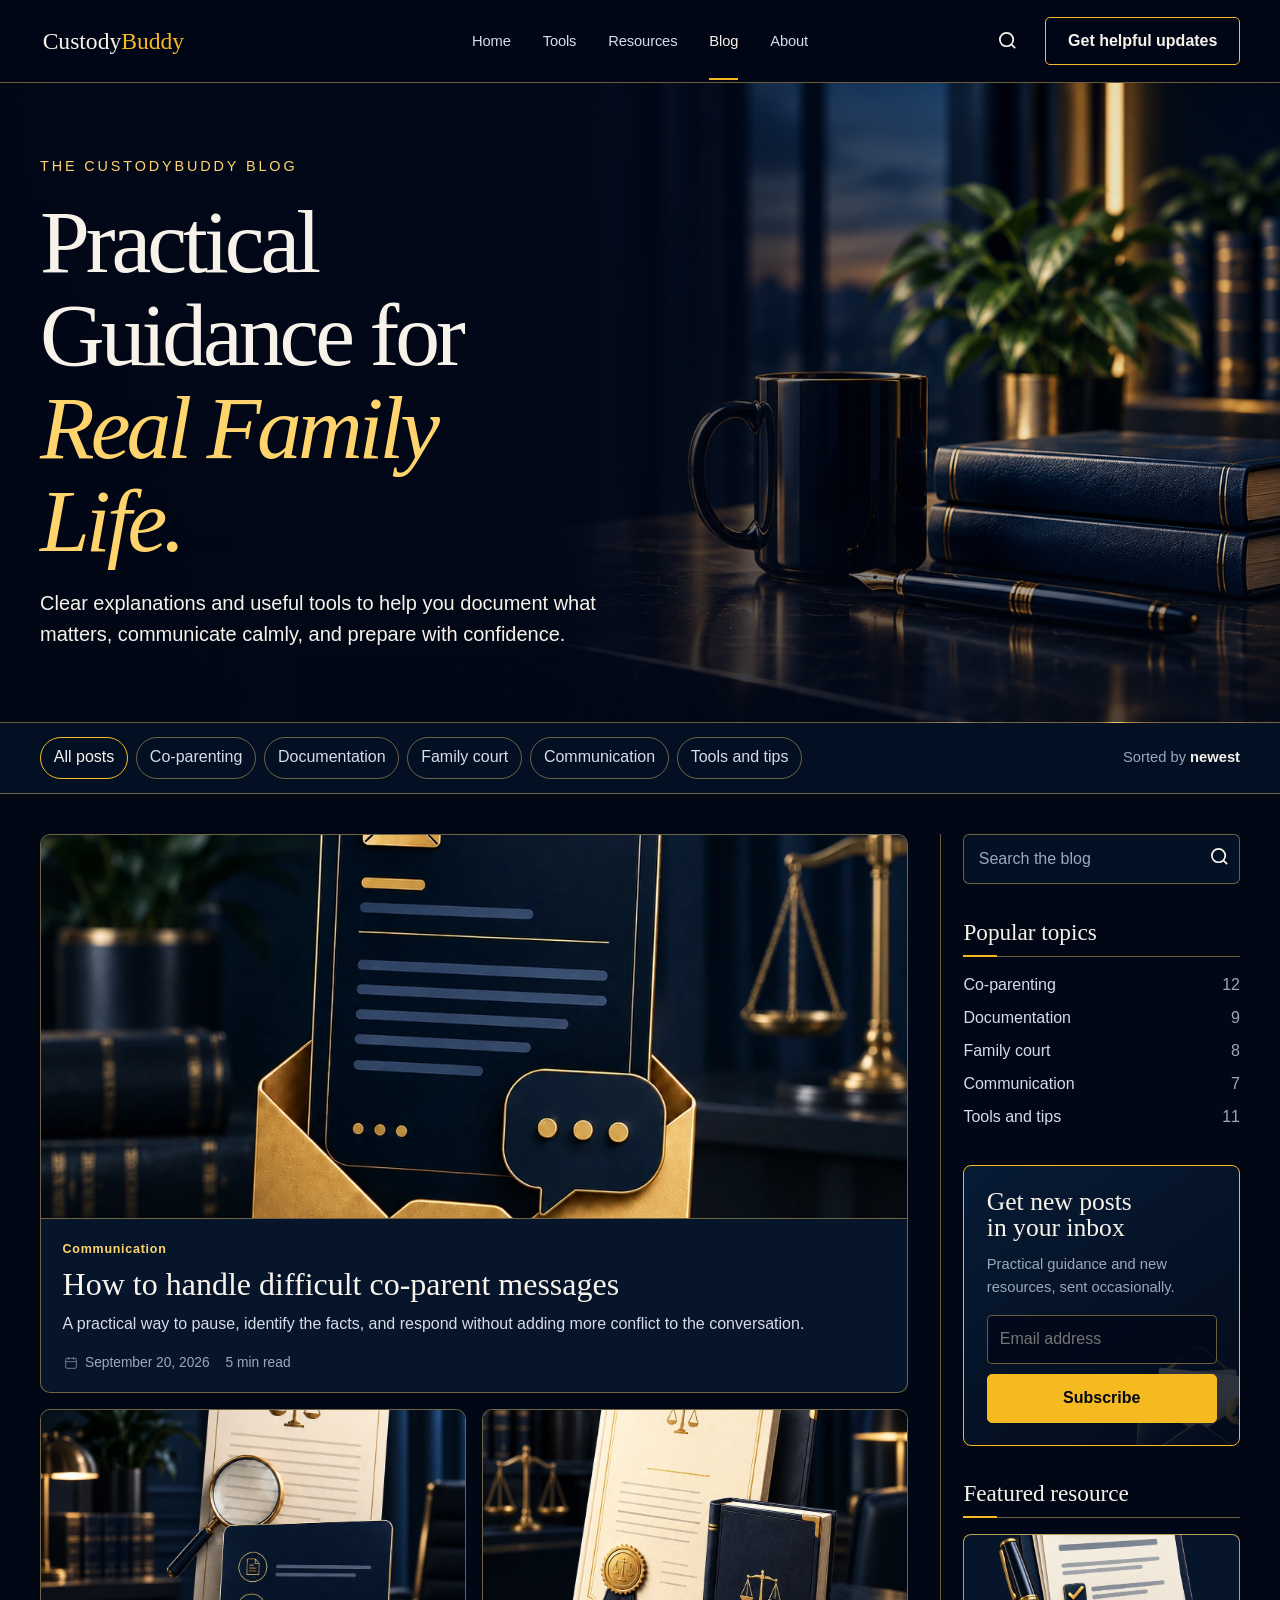
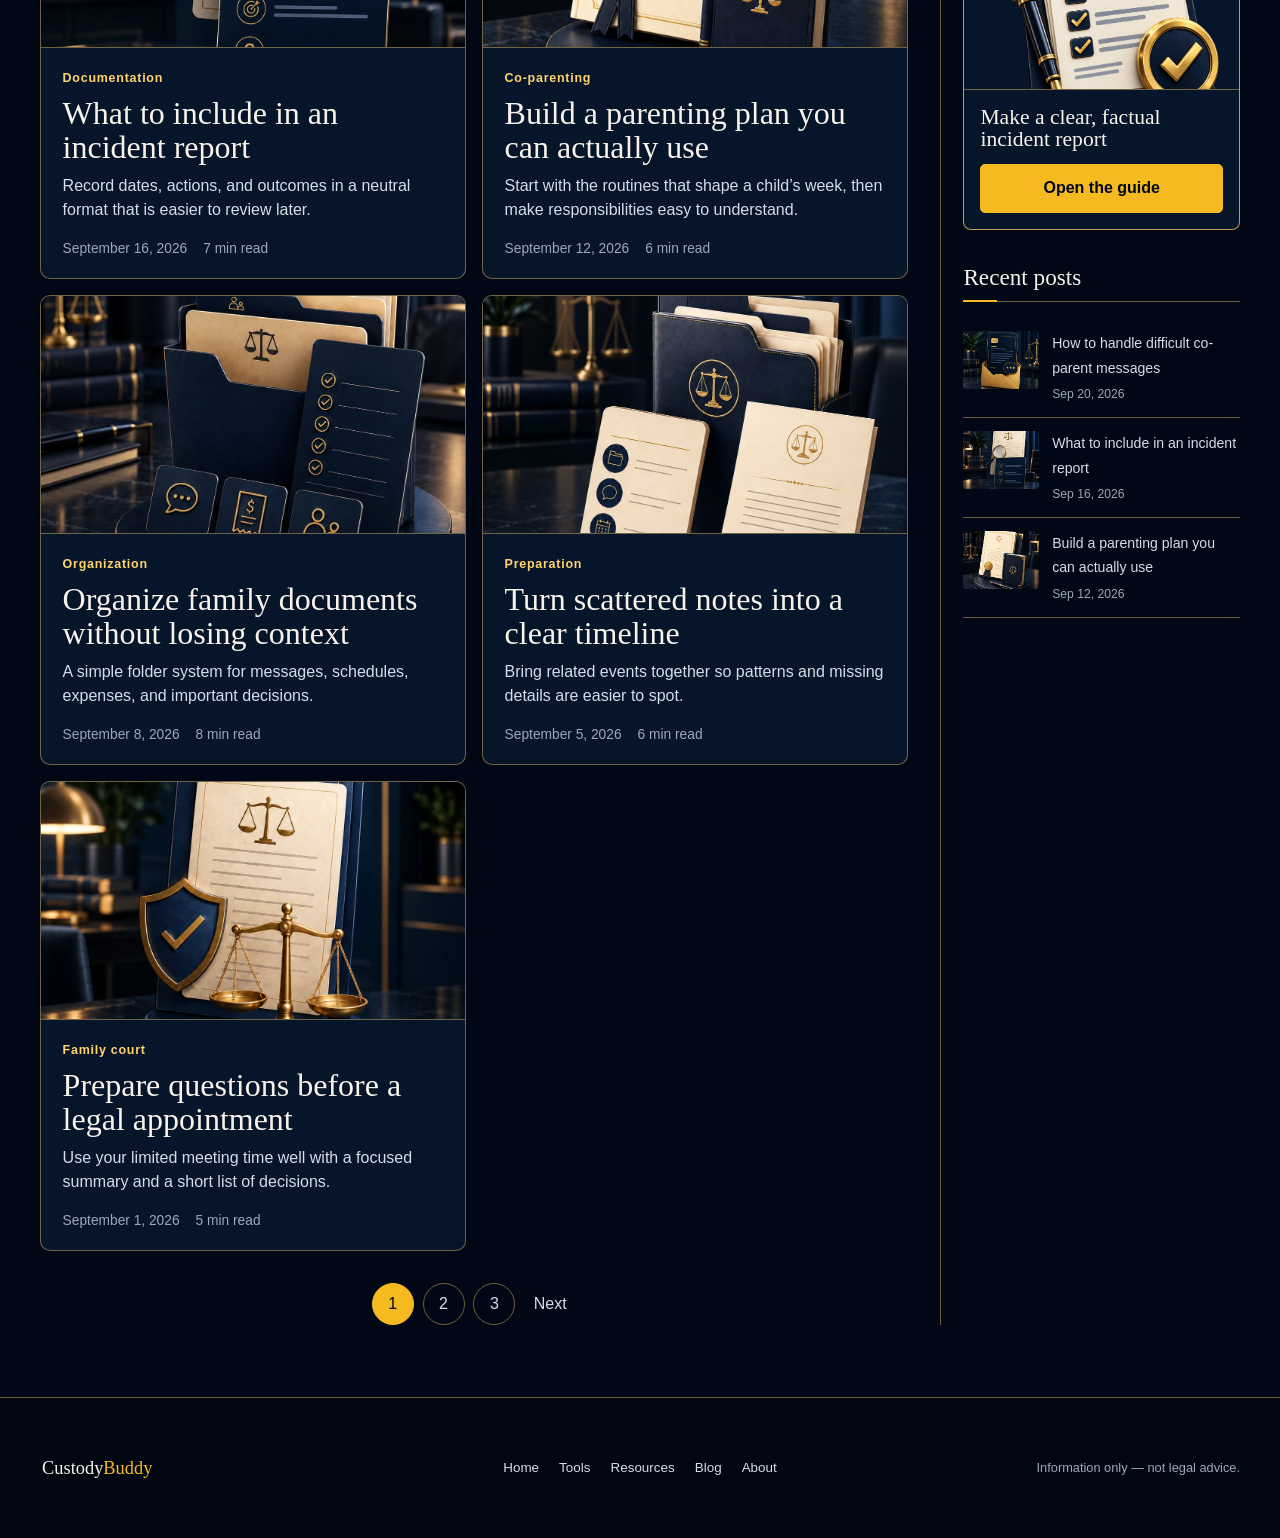
<file: examples/blog-homepage.html>
<!doctype html>
<html lang="en">
<head>
  <meta charset="utf-8">
  <meta name="viewport" content="width=device-width, initial-scale=1">
  <meta name="description" content="A static CustodyBuddy blog homepage template for design review.">
  <title>CustodyBuddy Blog Homepage Template</title>
  <style>
    :root {
      --deep-navy: #020716;
      --rich-navy: #07152b;
      --haze-blue: #12345b;
      --warm-white: #f7f3ea;
      --body-text: #d6dce8;
      --muted-text: #9aa9bc;
      --gold: #f6ba21;
      --gold-soft: #ffd46d;
      --rule: rgba(255, 212, 109, 0.42);
      --rule-strong: rgba(255, 212, 109, 0.72);
      --content-width: 1200px;
    }

    * { box-sizing: border-box; }

    html { scroll-behavior: smooth; }

    body {
      margin: 0;
      background: var(--deep-navy);
      color: var(--body-text);
      font-family: Inter, -apple-system, BlinkMacSystemFont, "Segoe UI", sans-serif;
      font-size: 16px;
      line-height: 1.55;
    }

    img { display: block; max-width: 100%; }
    a { color: inherit; }
    button, input { font: inherit; }

    a:focus-visible,
    button:focus-visible,
    input:focus-visible,
    summary:focus-visible {
      outline: 3px solid var(--gold);
      outline-offset: 4px;
    }

    .skip-link {
      position: fixed;
      top: 0.75rem;
      left: 0.75rem;
      z-index: 100;
      padding: 0.7rem 1rem;
      background: var(--gold);
      color: var(--deep-navy);
      font-weight: 750;
      transform: translateY(-180%);
    }

    .skip-link:focus { transform: translateY(0); }

    .shell {
      width: min(var(--content-width), calc(100% - 2.5rem));
      margin-inline: auto;
    }

    .site-header {
      position: relative;
      z-index: 20;
      border-bottom: 1px solid var(--rule);
      background: rgba(2, 7, 22, 0.96);
    }

    .header-inner {
      min-height: 82px;
      display: grid;
      grid-template-columns: minmax(210px, 1fr) auto minmax(210px, 1fr);
      align-items: center;
      gap: 2rem;
    }

    .brand { width: 236px; }

    .primary-nav,
    .header-actions,
    .topic-list,
    .footer-links,
    .social-links {
      display: flex;
      align-items: center;
    }

    .primary-nav { gap: 2rem; }
    .header-actions { justify-content: flex-end; gap: 1rem; }

    .primary-nav a,
    .footer-links a {
      text-decoration: none;
      color: var(--body-text);
    }

    .primary-nav a {
      padding-block: 1.75rem;
      font-size: 0.92rem;
      font-weight: 500;
      letter-spacing: -0.01em;
    }

    .primary-nav a[aria-current="page"] {
      box-shadow: inset 0 -2px var(--gold);
      color: var(--warm-white);
    }

    .primary-nav a:hover,
    .footer-links a:hover { color: var(--gold-soft); }

    .icon-button {
      width: 44px;
      height: 44px;
      display: grid;
      place-items: center;
      border: 0;
      background: transparent;
      color: var(--warm-white);
      cursor: pointer;
    }

    .icon-button svg { width: 23px; height: 23px; }

    .button {
      display: inline-flex;
      align-items: center;
      justify-content: center;
      min-height: 44px;
      padding: 0.68rem 1.35rem;
      border: 1px solid var(--gold);
      border-radius: 5px;
      color: var(--warm-white);
      background: transparent;
      font-weight: 700;
      text-decoration: none;
    }

    .button:hover,
    .button-primary {
      background: var(--gold);
      color: var(--deep-navy);
    }

    .button-primary:hover { background: var(--gold-soft); }

    .mobile-menu { display: none; }

    .hero {
      position: relative;
      min-height: 390px;
      display: grid;
      align-items: center;
      overflow: hidden;
      border-bottom: 1px solid var(--rule);
      background:
        linear-gradient(90deg, rgba(2, 7, 22, 0.99) 0%, rgba(2, 7, 22, 0.88) 44%, rgba(2, 7, 22, 0.08) 78%),
        url("../public/brand/backgrounds/blog-archive-hero.png") 52% 50% / cover no-repeat;
    }

    .hero::after {
      content: "";
      position: absolute;
      inset: 0;
      pointer-events: none;
      background: linear-gradient(180deg, transparent 65%, rgba(2, 7, 22, 0.68));
    }

    .hero-content {
      position: relative;
      z-index: 1;
      width: min(720px, 67%);
      padding-block: 4.5rem;
    }

    .hero-kicker {
      margin: 0 0 1.1rem;
      color: var(--gold-soft);
      font-size: 0.9rem;
      letter-spacing: 0.2em;
      text-transform: uppercase;
    }

    h1, h2, h3 {
      margin-top: 0;
      color: var(--warm-white);
      font-family: Georgia, "Times New Roman", serif;
      font-weight: 400;
      line-height: 1.04;
    }

    h1 {
      max-width: 11ch;
      margin-bottom: 1.25rem;
      font-size: clamp(3.25rem, 7vw, 6.35rem);
      letter-spacing: -0.045em;
    }

    h1 em {
      color: var(--gold-soft);
      font-weight: 400;
    }

    .hero-copy {
      max-width: 54ch;
      margin: 0;
      color: var(--warm-white);
      font-size: clamp(1.05rem, 2vw, 1.25rem);
    }

    .topic-bar {
      border-bottom: 1px solid var(--rule);
      background: #031023;
    }

    .topic-inner {
      min-height: 70px;
      display: flex;
      align-items: center;
      justify-content: space-between;
      gap: 1.5rem;
    }

    .topic-list {
      gap: 0.5rem;
      overflow-x: auto;
      scrollbar-width: thin;
      padding-block: 0.85rem;
    }

    .topic-list a {
      flex: 0 0 auto;
      padding: 0.48rem 0.8rem;
      border: 1px solid var(--rule);
      border-radius: 999px;
      color: var(--body-text);
      text-decoration: none;
      white-space: nowrap;
    }

    .topic-list a:hover,
    .topic-list a[aria-current="true"] {
      border-color: var(--gold);
      color: var(--warm-white);
    }

    .sort-label {
      flex: 0 0 auto;
      color: var(--muted-text);
      font-size: 0.92rem;
    }

    .sort-label strong { color: var(--warm-white); font-weight: 600; }

    .content-layout {
      display: grid;
      grid-template-columns: minmax(0, 1fr) 300px;
      gap: 2rem;
      padding-block: 2.5rem 4.5rem;
    }

    .article-grid {
      display: grid;
      grid-template-columns: repeat(2, minmax(0, 1fr));
      gap: 1rem;
    }

    .article-card {
      min-width: 0;
      overflow: hidden;
      border: 1px solid var(--rule);
      border-radius: 10px;
      background: var(--rich-navy);
    }

    .article-card:first-child { grid-column: 1 / -1; }

    .article-image {
      width: 100%;
      aspect-ratio: 16 / 9;
      object-fit: cover;
      object-position: center 48%;
      border-bottom: 1px solid var(--rule);
    }

    .article-card:first-child .article-image { aspect-ratio: 2.25 / 1; }

    .article-body { padding: 1.3rem 1.35rem 1.15rem; }

    .article-category {
      margin: 0 0 0.55rem;
      color: var(--gold-soft);
      font-size: 0.78rem;
      font-weight: 700;
      letter-spacing: 0.06em;
    }

    .article-card h2 {
      margin-bottom: 0.65rem;
      font-size: clamp(1.45rem, 2.5vw, 2rem);
    }

    .article-card h2 a { text-decoration: none; }
    .article-card h2 a:hover { color: var(--gold-soft); }

    .article-excerpt {
      margin: 0 0 1rem;
      color: var(--body-text);
      line-height: 1.5;
    }

    .article-meta {
      display: flex;
      flex-wrap: wrap;
      gap: 0.6rem 1rem;
      margin: 0;
      color: var(--muted-text);
      font-size: 0.86rem;
    }

    .article-meta span { display: inline-flex; align-items: center; gap: 0.4rem; }
    .article-meta svg { width: 16px; height: 16px; }

    .sidebar {
      padding-left: 1.4rem;
      border-left: 1px solid var(--rule);
    }

    .search-form {
      display: flex;
      margin-bottom: 2.2rem;
      border: 1px solid var(--rule);
      border-radius: 6px;
      background: rgba(7, 21, 43, 0.7);
    }

    .search-form input {
      min-width: 0;
      width: 100%;
      padding: 0.75rem 0 0.75rem 0.9rem;
      border: 0;
      background: transparent;
      color: var(--warm-white);
    }

    .search-form input::placeholder { color: var(--muted-text); }

    .side-section { margin-bottom: 2.2rem; }

    .side-heading {
      position: relative;
      margin-bottom: 1rem;
      padding-bottom: 0.75rem;
      border-bottom: 1px solid var(--rule);
      font-size: 1.45rem;
    }

    .side-heading::after {
      content: "";
      position: absolute;
      bottom: -1px;
      left: 0;
      width: 34px;
      border-bottom: 2px solid var(--gold);
    }

    .popular-topics,
    .recent-list {
      margin: 0;
      padding: 0;
      list-style: none;
    }

    .popular-topics li + li { margin-top: 0.52rem; }

    .popular-topics a {
      display: flex;
      justify-content: space-between;
      gap: 1rem;
      color: var(--body-text);
      text-decoration: none;
    }

    .popular-topics a:hover { color: var(--gold-soft); }
    .popular-topics span { color: var(--muted-text); }

    .newsletter {
      position: relative;
      overflow: hidden;
      padding: 1.4rem;
      border: 1px solid var(--gold);
      border-radius: 8px;
      background: linear-gradient(145deg, #071b35, #030a18);
    }

    .newsletter::after {
      content: "";
      position: absolute;
      right: -34px;
      bottom: -38px;
      width: 150px;
      aspect-ratio: 1;
      background: url("../public/brand/illustrations/newsletter-updates-illustration.png") center / contain no-repeat;
      opacity: 0.18;
      pointer-events: none;
    }

    .newsletter > * { position: relative; z-index: 1; }

    .newsletter h2 {
      max-width: 12ch;
      margin-bottom: 0.7rem;
      font-size: 1.6rem;
    }

    .newsletter p { margin: 0 0 1rem; color: var(--muted-text); font-size: 0.92rem; }

    .newsletter input {
      width: 100%;
      min-height: 44px;
      margin-bottom: 0.65rem;
      padding: 0.7rem 0.75rem;
      border: 1px solid var(--rule);
      border-radius: 5px;
      background: rgba(2, 7, 22, 0.78);
      color: var(--warm-white);
    }

    .newsletter .button { width: 100%; }

    .featured-resource {
      overflow: hidden;
      border: 1px solid var(--rule-strong);
      border-radius: 8px;
      background: var(--rich-navy);
    }

    .featured-resource img {
      width: 100%;
      aspect-ratio: 16 / 9;
      object-fit: cover;
      object-position: center 55%;
      border-bottom: 1px solid var(--rule);
    }

    .resource-copy { padding: 1rem; }

    .resource-copy h3 { margin-bottom: 0.85rem; font-size: 1.35rem; }
    .resource-copy .button { width: 100%; }

    .recent-list li {
      display: grid;
      grid-template-columns: 76px 1fr;
      gap: 0.8rem;
      padding-block: 0.8rem;
      border-bottom: 1px solid var(--rule);
    }

    .recent-list img {
      width: 76px;
      height: 58px;
      object-fit: cover;
      border-radius: 4px;
    }

    .recent-list a { color: var(--body-text); font-size: 0.88rem; line-height: 1.3; text-decoration: none; }
    .recent-list a:hover { color: var(--gold-soft); }
    .recent-list time { display: block; margin-top: 0.3rem; color: var(--muted-text); font-size: 0.76rem; }

    .pagination {
      display: flex;
      align-items: center;
      justify-content: center;
      gap: 0.55rem;
      margin-top: 2rem;
    }

    .pagination a {
      min-width: 42px;
      min-height: 42px;
      display: grid;
      place-items: center;
      border: 1px solid var(--rule);
      border-radius: 50%;
      text-decoration: none;
    }

    .pagination a:hover,
    .pagination a[aria-current="page"] {
      border-color: var(--gold);
      background: var(--gold);
      color: var(--deep-navy);
    }

    .pagination .next {
      width: auto;
      padding-inline: 0.6rem;
      border: 0;
      border-radius: 0;
    }

    .site-footer {
      border-top: 1px solid var(--rule);
      background: #020611;
    }

    .footer-inner {
      min-height: 140px;
      display: grid;
      grid-template-columns: 1fr auto 1fr;
      align-items: center;
      gap: 2rem;
    }

    .footer-brand img { width: 184px; }
    .footer-links { gap: 1.25rem; font-size: 0.84rem; }
    .footer-note { justify-self: end; margin: 0; color: var(--muted-text); font-size: 0.8rem; }

    @media (max-width: 980px) {
      .header-inner { grid-template-columns: 1fr auto; }
      .primary-nav, .header-actions .button { display: none; }
      .header-actions { gap: 0.2rem; }
      .mobile-menu { display: block; position: relative; }
      .mobile-menu summary { list-style: none; cursor: pointer; }
      .mobile-menu summary::-webkit-details-marker { display: none; }
      .mobile-menu nav {
        position: absolute;
        top: calc(100% + 0.6rem);
        right: 0;
        width: min(280px, calc(100vw - 2rem));
        padding: 0.8rem;
        border: 1px solid var(--rule-strong);
        background: var(--rich-navy);
        box-shadow: 0 18px 44px rgba(0, 0, 0, 0.45);
      }
      .mobile-menu a { display: block; padding: 0.75rem; text-decoration: none; }
      .content-layout { grid-template-columns: 1fr; }
      .sidebar { padding: 2rem 0 0; border-left: 0; border-top: 1px solid var(--rule); }
      .sidebar-columns { display: grid; grid-template-columns: repeat(2, 1fr); gap: 1.5rem; }
      .footer-inner { grid-template-columns: 1fr; padding-block: 2rem; text-align: center; }
      .footer-brand img { margin-inline: auto; }
      .footer-links { justify-content: center; flex-wrap: wrap; }
      .footer-note { justify-self: center; }
    }

    @media (max-width: 680px) {
      .shell { width: min(100% - 1.25rem, var(--content-width)); }
      .header-inner { min-height: 70px; gap: 0.5rem; }
      .brand { width: 190px; }
      .hero { min-height: 470px; align-items: end; background-position: 62% 50%; }
      .hero::before {
        content: "";
        position: absolute;
        inset: 0;
        background: linear-gradient(180deg, rgba(2, 7, 22, 0.08), rgba(2, 7, 22, 0.98) 68%);
      }
      .hero-content { width: 100%; padding-block: 7rem 2.5rem; }
      h1 { font-size: clamp(3rem, 16vw, 4.5rem); }
      .topic-inner { align-items: flex-start; flex-direction: column; gap: 0; padding-bottom: 0.8rem; }
      .topic-list { width: 100%; }
      .article-grid { grid-template-columns: 1fr; }
      .article-card:first-child { grid-column: auto; }
      .article-card:first-child .article-image { aspect-ratio: 16 / 9; }
      .sidebar-columns { grid-template-columns: 1fr; }
    }

    @media (prefers-reduced-motion: reduce) {
      html { scroll-behavior: auto; }
    }
  </style>
</head>
<body>
  <a class="skip-link" href="#main-content">Skip to articles</a>

  <header class="site-header">
    <div class="shell header-inner">
      <a href="#" aria-label="CustodyBuddy home">
        <img class="brand" src="../public/brand/logo/custodybuddy-wordmark-light.svg" alt="CustodyBuddy">
      </a>

      <nav class="primary-nav" aria-label="Primary navigation">
        <a href="#">Home</a>
        <a href="#">Tools</a>
        <a href="#">Resources</a>
        <a href="#main-content" aria-current="page">Blog</a>
        <a href="#">About</a>
      </nav>

      <div class="header-actions">
        <button class="icon-button" type="button" aria-label="Search the blog">
          <svg aria-hidden="true" viewBox="0 0 24 24" fill="none" stroke="currentColor" stroke-width="1.8"><circle cx="11" cy="11" r="7"></circle><path d="m20 20-4-4"></path></svg>
        </button>
        <a class="button" href="#newsletter">Get helpful updates</a>
        <details class="mobile-menu">
          <summary class="icon-button" aria-label="Open navigation menu">
            <svg aria-hidden="true" viewBox="0 0 24 24" fill="none" stroke="currentColor" stroke-width="1.8"><path d="M4 7h16M4 12h16M4 17h16"></path></svg>
          </summary>
          <nav aria-label="Mobile navigation">
            <a href="#">Home</a><a href="#">Tools</a><a href="#">Resources</a><a href="#main-content">Blog</a><a href="#">About</a>
          </nav>
        </details>
      </div>
    </div>
  </header>

  <section class="hero" aria-labelledby="page-title">
    <div class="shell">
      <div class="hero-content">
        <p class="hero-kicker">The CustodyBuddy blog</p>
        <h1 id="page-title">Practical Guidance for <em>Real Family Life.</em></h1>
        <p class="hero-copy">Clear explanations and useful tools to help you document what matters, communicate calmly, and prepare with confidence.</p>
      </div>
    </div>
  </section>

  <nav class="topic-bar" aria-label="Blog topics">
    <div class="shell topic-inner">
      <div class="topic-list">
        <a href="#articles" aria-current="true">All posts</a>
        <a href="#articles">Co-parenting</a>
        <a href="#articles">Documentation</a>
        <a href="#articles">Family court</a>
        <a href="#articles">Communication</a>
        <a href="#articles">Tools and tips</a>
      </div>
      <p class="sort-label">Sorted by <strong>newest</strong></p>
    </div>
  </nav>

  <main class="shell content-layout" id="main-content">
    <div>
      <section class="article-grid" id="articles" aria-label="Latest articles">
        <article class="article-card">
          <img class="article-image" src="../public/brand/generated/marketing/illustrations/co-parent-message-office-illustration.webp" alt="">
          <div class="article-body">
            <p class="article-category">Communication</p>
            <h2><a href="#">How to handle difficult co-parent messages</a></h2>
            <p class="article-excerpt">A practical way to pause, identify the facts, and respond without adding more conflict to the conversation.</p>
            <p class="article-meta"><span><svg aria-hidden="true" viewBox="0 0 24 24" fill="none" stroke="currentColor"><rect x="4" y="5" width="16" height="15" rx="2"></rect><path d="M8 3v4m8-4v4M4 10h16"></path></svg><time datetime="2026-09-20">September 20, 2026</time></span><span>5 min read</span></p>
          </div>
        </article>

        <article class="article-card">
          <img class="article-image" src="../public/brand/generated/marketing/illustrations/document-summary-office-illustration.webp" alt="">
          <div class="article-body">
            <p class="article-category">Documentation</p>
            <h2><a href="#">What to include in an incident report</a></h2>
            <p class="article-excerpt">Record dates, actions, and outcomes in a neutral format that is easier to review later.</p>
            <p class="article-meta"><span><time datetime="2026-09-16">September 16, 2026</time></span><span>7 min read</span></p>
          </div>
        </article>

        <article class="article-card">
          <img class="article-image" src="../public/brand/generated/marketing/illustrations/parenting-agreement-office-illustration.webp" alt="">
          <div class="article-body">
            <p class="article-category">Co-parenting</p>
            <h2><a href="#">Build a parenting plan you can actually use</a></h2>
            <p class="article-excerpt">Start with the routines that shape a child’s week, then make responsibilities easy to understand.</p>
            <p class="article-meta"><span><time datetime="2026-09-12">September 12, 2026</time></span><span>6 min read</span></p>
          </div>
        </article>

        <article class="article-card">
          <img class="article-image" src="../public/brand/generated/marketing/illustrations/evidence-files-office-illustration.webp" alt="">
          <div class="article-body">
            <p class="article-category">Organization</p>
            <h2><a href="#">Organize family documents without losing context</a></h2>
            <p class="article-excerpt">A simple folder system for messages, schedules, expenses, and important decisions.</p>
            <p class="article-meta"><span><time datetime="2026-09-08">September 8, 2026</time></span><span>8 min read</span></p>
          </div>
        </article>

        <article class="article-card">
          <img class="article-image" src="../public/brand/generated/marketing/illustrations/case-files-office-illustration.webp" alt="">
          <div class="article-body">
            <p class="article-category">Preparation</p>
            <h2><a href="#">Turn scattered notes into a clear timeline</a></h2>
            <p class="article-excerpt">Bring related events together so patterns and missing details are easier to spot.</p>
            <p class="article-meta"><span><time datetime="2026-09-05">September 5, 2026</time></span><span>6 min read</span></p>
          </div>
        </article>

        <article class="article-card">
          <img class="article-image" src="../public/brand/generated/marketing/illustrations/legal-safeguards-office-illustration.webp" alt="">
          <div class="article-body">
            <p class="article-category">Family court</p>
            <h2><a href="#">Prepare questions before a legal appointment</a></h2>
            <p class="article-excerpt">Use your limited meeting time well with a focused summary and a short list of decisions.</p>
            <p class="article-meta"><span><time datetime="2026-09-01">September 1, 2026</time></span><span>5 min read</span></p>
          </div>
        </article>
      </section>

      <nav class="pagination" aria-label="Blog pagination">
        <a href="#articles" aria-current="page" aria-label="Page 1">1</a>
        <a href="#articles" aria-label="Page 2">2</a>
        <a href="#articles" aria-label="Page 3">3</a>
        <a class="next" href="#articles">Next</a>
      </nav>
    </div>

    <aside class="sidebar" aria-label="Blog sidebar">
      <form class="search-form" role="search">
        <label class="sr-only" for="blog-search" style="position:absolute;width:1px;height:1px;padding:0;margin:-1px;overflow:hidden;clip:rect(0,0,0,0);white-space:nowrap;border:0">Search the blog</label>
        <input id="blog-search" type="search" name="q" placeholder="Search the blog">
        <button class="icon-button" type="submit" aria-label="Submit search">
          <svg aria-hidden="true" viewBox="0 0 24 24" fill="none" stroke="currentColor" stroke-width="1.8"><circle cx="11" cy="11" r="7"></circle><path d="m20 20-4-4"></path></svg>
        </button>
      </form>

      <div class="sidebar-columns">
        <section class="side-section">
          <h2 class="side-heading">Popular topics</h2>
          <ul class="popular-topics">
            <li><a href="#articles">Co-parenting <span>12</span></a></li>
            <li><a href="#articles">Documentation <span>9</span></a></li>
            <li><a href="#articles">Family court <span>8</span></a></li>
            <li><a href="#articles">Communication <span>7</span></a></li>
            <li><a href="#articles">Tools and tips <span>11</span></a></li>
          </ul>
        </section>

        <section class="side-section newsletter" id="newsletter">
          <h2>Get new posts in your inbox</h2>
          <p>Practical guidance and new resources, sent occasionally.</p>
          <form>
            <label class="sr-only" for="email" style="position:absolute;width:1px;height:1px;padding:0;margin:-1px;overflow:hidden;clip:rect(0,0,0,0);white-space:nowrap;border:0">Email address</label>
            <input id="email" name="email" type="email" autocomplete="email" placeholder="Email address" required>
            <button class="button button-primary" type="submit">Subscribe</button>
          </form>
        </section>

        <section class="side-section">
          <h2 class="side-heading">Featured resource</h2>
          <div class="featured-resource">
            <img src="../public/brand/illustrations/incident-report-illustration.png" alt="">
            <div class="resource-copy">
              <h3>Make a clear, factual incident report</h3>
              <a class="button button-primary" href="#">Open the guide</a>
            </div>
          </div>
        </section>

        <section class="side-section">
          <h2 class="side-heading">Recent posts</h2>
          <ul class="recent-list">
            <li><img src="../public/brand/generated/marketing/illustrations/co-parent-message-office-illustration.webp" alt=""><div><a href="#">How to handle difficult co-parent messages</a><time datetime="2026-09-20">Sep 20, 2026</time></div></li>
            <li><img src="../public/brand/generated/marketing/illustrations/document-summary-office-illustration.webp" alt=""><div><a href="#">What to include in an incident report</a><time datetime="2026-09-16">Sep 16, 2026</time></div></li>
            <li><img src="../public/brand/generated/marketing/illustrations/parenting-agreement-office-illustration.webp" alt=""><div><a href="#">Build a parenting plan you can actually use</a><time datetime="2026-09-12">Sep 12, 2026</time></div></li>
          </ul>
        </section>
      </div>
    </aside>
  </main>

  <footer class="site-footer">
    <div class="shell footer-inner">
      <a class="footer-brand" href="#" aria-label="CustodyBuddy home"><img src="../public/brand/logo/custodybuddy-wordmark-light.svg" alt="CustodyBuddy"></a>
      <nav class="footer-links" aria-label="Footer navigation"><a href="#">Home</a><a href="#">Tools</a><a href="#">Resources</a><a href="#main-content">Blog</a><a href="#">About</a></nav>
      <p class="footer-note">Information only — not legal advice.</p>
    </div>
  </footer>
</body>
</html>
</file>
<file: showcase/global.css>
:root{--deep:#020716;--navy:#07152b;--haze:#12345b;--cream:#f7f3ea;--body:#d6dce8;--gold:#f6ba21;--muted:#9eabc0;--line:rgba(246,186,33,.38)}
    *{box-sizing:border-box}html{scroll-behavior:smooth}body{margin:0;background:var(--deep);color:var(--body);font-family:Inter,-apple-system,BlinkMacSystemFont,"Segoe UI",sans-serif;line-height:1.55}img{max-width:100%;height:auto}a{color:var(--cream)}a:focus-visible{outline:3px solid var(--gold);outline-offset:4px}.skip{position:absolute;left:1rem;top:-5rem;background:var(--gold);color:var(--deep);padding:.7rem 1rem;z-index:20}.skip:focus{top:1rem}.wrap{width:min(1180px,calc(100% - 2rem));margin:auto}.eyebrow{font-size:.76rem;letter-spacing:.2em;text-transform:uppercase;color:var(--gold);font-weight:700}.hero{min-height:560px;display:grid;align-items:center;background:url('../public/brand/backgrounds/hero-header-navy.svg') center/cover}.hero-grid{display:grid;grid-template-columns:1.25fr .75fr;gap:3rem;align-items:center;padding:5rem 0}.hero h1,.section h2,.type-serif{font-family:Georgia,"Times New Roman",serif;color:var(--cream);font-weight:400}.hero h1{font-size:clamp(3rem,7vw,6.4rem);line-height:.94;margin:.5rem 0 1.2rem;letter-spacing:-.045em}.hero h1 span,.gold{color:var(--gold)}.lede{font-size:clamp(1rem,2vw,1.25rem);max-width:58ch}.hero-mark{width:min(360px,70vw);margin:auto;filter:drop-shadow(0 18px 38px rgba(0,0,0,.5))}.nav{position:sticky;top:0;z-index:10;background:rgba(2,7,22,.9);backdrop-filter:blur(14px);border-bottom:1px solid rgba(246,186,33,.2)}.nav .wrap{display:flex;gap:.4rem;overflow:auto;padding:.65rem 0}.nav a{text-decoration:none;white-space:nowrap;color:var(--body);font-size:.85rem;padding:.45rem .75rem;border-radius:999px}.nav a:hover{background:rgba(246,186,33,.1);color:var(--cream)}.section{padding:5rem 0;border-top:1px solid rgba(214,220,232,.08)}.section h2{font-size:clamp(2.2rem,5vw,4rem);line-height:1.05;margin:.35rem 0 1rem}.intro{max-width:68ch;margin-bottom:2rem;color:var(--muted)}.grid{display:grid;gap:1rem}.grid-4{grid-template-columns:repeat(4,1fr)}.grid-3{grid-template-columns:repeat(3,1fr)}.grid-2{grid-template-columns:repeat(2,1fr)}.card{border:1px solid var(--line);border-radius:18px;background:linear-gradient(145deg,var(--navy),var(--deep));overflow:hidden}.pad{padding:1.2rem}.card h3{color:var(--cream);font-size:1rem;margin:.5rem 0 .25rem}.meta{color:var(--muted);font-size:.78rem;margin:0}.asset-stage{aspect-ratio:1;display:grid;place-items:center;padding:1rem;background:radial-gradient(circle at 70% 20%,rgba(18,52,91,.8),transparent 55%)}.asset-stage img{width:100%;height:100%;object-fit:contain}.logo-stage{min-height:190px;display:grid;place-items:center;padding:2rem;background:var(--navy)}.logo-stage.light{background:var(--cream)}.logo-stage img{max-height:110px}.palette{display:grid;grid-template-columns:repeat(6,1fr);gap:.75rem}.swatch{min-height:170px;border-radius:16px;padding:1rem;display:flex;flex-direction:column;justify-content:flex-end;border:1px solid rgba(255,255,255,.12)}.swatch strong,.swatch span{text-shadow:0 1px 4px #000}.type-sample{padding:2rem;min-height:230px}.type-serif{font-size:clamp(2.3rem,5vw,4.6rem);line-height:.98;margin:0}.type-sans{font-size:1.1rem}.wide-stage{aspect-ratio:16/7;background-color:var(--navy);background-size:cover;background-position:center}.portrait-stage{aspect-ratio:4/5}.decor-stage{min-height:220px;display:grid;place-items:center;padding:2rem;background:var(--navy)}.decor-stage img{max-height:160px}.mobile{width:280px;max-width:100%;border:1px solid var(--line);border-radius:32px;padding:14px;background:#01040d;box-shadow:0 24px 60px rgba(0,0,0,.5)}.mobile-screen{border-radius:22px;overflow:hidden;background:url('../public/brand/backgrounds/feature-card-navy.svg') center/cover;padding:1.2rem;min-height:470px}.mobile-logo{width:150px}.mobile-art{display:block;width:220px;margin:1.5rem auto}.mobile h3{font-family:Georgia,"Times New Roman",serif;color:var(--cream);font-size:1.8rem;line-height:1.08}.mobile p{font-size:.9rem}.note{border-left:3px solid var(--gold);padding:1rem 1.2rem;background:rgba(246,186,33,.07);max-width:70ch}.footer{padding:3rem 0 5rem;color:var(--muted)}code{color:var(--cream)}
    .brandkit-stage{aspect-ratio:4/3;background:#01040d}.brandkit-stage img{display:block;width:100%;height:100%;object-fit:contain}.marketing-stage{aspect-ratio:1122/1402;background:#01040d}.marketing-stage img,.marketing-wide img{display:block;width:100%;height:100%;object-fit:cover}.marketing-wide{aspect-ratio:1672/941;background:#01040d}.marketing-note{margin-bottom:2rem}
    @media(max-width:900px){.hero-grid{grid-template-columns:1fr}.hero-mark{width:220px}.grid-4,.grid-3{grid-template-columns:repeat(2,1fr)}.palette{grid-template-columns:repeat(3,1fr)}}
    @media(max-width:560px){.wrap{width:min(100% - 1.25rem,1180px)}.section{padding:3.5rem 0}.grid-4,.grid-3,.grid-2,.palette{grid-template-columns:1fr}.hero-grid{padding:3.5rem 0}.hero-mark{display:none}.asset-stage{padding:.5rem}}
    @media(prefers-reduced-motion:reduce){html{scroll-behavior:auto}}
</file>
<file: showcase/templates/custodybuddy-hero-v8/tokens.css>
/* CustodyBuddy design tokens v0.3, aligned to the CustodyBuddy brand guide */
:root {
  /* Brand palette (guide names) */
  --cb-midnight: #020716;   /* Midnight Navy: primary background */
  --cb-deep: #07152B;       /* Deep Navy: secondary surface (sections, cards, inputs) */
  --cb-haze: #12345B;       /* Blue Haze: atmospheric grid and glow only */
  --cb-warm-white: #F7F3EA; /* Warm White: headlines */
  --cb-soft-grey: #D6DCE8;  /* Soft Grey: body text */
  --cb-gold: #F6BA21;       /* Celestial Gold: accent words, icons, borders, primary button (solid) */
  --cb-cream: #F5ECDD;      /* Cream Paper: documents, paper cards, primary-button hover */

  /* Legacy aliases used in index.html (map onto the palette) */
  --cb-void: var(--cb-midnight);
  --cb-navy: var(--cb-deep);
  --cb-navy-raised: var(--cb-deep);
  --cb-navy-accent: var(--cb-haze);
  --cb-ivory: var(--cb-warm-white);
  --cb-slate: var(--cb-soft-grey);
  --cb-white: #FFFFFF;      /* logo "Custody" and ".com" (owner rule) */
  --cb-on-gold: var(--cb-midnight);
  --cb-danger: #FF8A90;

  /* Borders: thin gold hairlines, never thicker than 1.5px, never glowing */
  --cb-border: rgba(246, 186, 33, 0.70);
  --cb-border-soft: rgba(246, 186, 33, 0.40);
  --cb-border-faint: rgba(246, 186, 33, 0.22);
  --cb-hairline: 1px solid var(--cb-border);
  --cb-hairline-soft: 1px solid var(--cb-border-soft);

  /* Background atmosphere: blue haze + faint tech grid (5%), no gold glow */
  --cb-grid-line: rgba(214, 220, 232, 0.05);
  --cb-grid-size: 64px;
  --cb-bg:
    radial-gradient(55% 45% at 78% 18%, rgba(18, 52, 91, 0.55), transparent 70%),
    radial-gradient(45% 40% at 10% 90%, rgba(18, 52, 91, 0.30), transparent 70%),
    linear-gradient(var(--cb-grid-line) 1px, transparent 1px),
    linear-gradient(90deg, var(--cb-grid-line) 1px, transparent 1px),
    var(--cb-midnight);

  /* Type */
  --cb-font-display: "Newsreader", "Lora", Georgia, "Times New Roman", serif;
  --cb-font-body: "Inter", system-ui, -apple-system, "Segoe UI", sans-serif;
  --cb-text-xs: 0.875rem;   /* 14px  eyebrows, labels (min size) */
  --cb-text-sm: 1rem;       /* 16px  captions */
  --cb-text-md: 1.1875rem;  /* 19px  body */
  --cb-text-lg: 1.375rem;   /* 22px  ledes */
  --cb-text-xl: 1.875rem;   /* 30px  h3 */
  --cb-text-2xl: clamp(2.25rem, 1.6rem + 2.4vw, 3.5rem);  /* h2 36-56 */
  --cb-text-3xl: clamp(2.125rem, 1.2rem + 3.4vw, 4.375rem); /* h1 34-70 */
  --cb-leading-tight: 1.08;
  --cb-leading-body: 1.7;
  --cb-tracking-label: 0.16em;
  --cb-tracking-body: 0.005em;

  /* Spacing (4px base) */
  --cb-space-1: 4px;  --cb-space-2: 8px;  --cb-space-3: 12px; --cb-space-4: 16px;
  --cb-space-5: 24px; --cb-space-6: 32px; --cb-space-7: 48px; --cb-space-8: 64px;
  --cb-space-9: 104px; --cb-space-10: 136px;
  --cb-max: 1180px;

  /* Radii */
  --cb-radius-sm: 6px; --cb-radius-md: 10px; --cb-radius-lg: 16px; --cb-radius-xl: 22px;

  /* Depth: neutral shadows only */
  --cb-shadow: 0 30px 70px rgba(0, 0, 0, 0.45);

  /* Motion */
  --cb-ease: cubic-bezier(0.22, 0.61, 0.36, 1);
  --cb-dur-fast: 160ms;
  --cb-dur: 280ms;
}

/* v0.4 additions for the Hallmark pass: every colour on the page goes through a token */
:root {
  --cb-nav-h: 76px;
  --cb-nav-bg: var(--cb-midnight);
  --cb-surface-card: #07152B;      /* card face */
  --cb-surface-recess: #030B1A;    /* inputs and the form sample */
  --cb-surface-raised: #0B1C35;    /* hover lift */
  --cb-gold-hover: #FFD462;        /* light gold for hover and focus */
  --cb-ink-on-dark: var(--cb-warm-white);
  --cb-placeholder: #AAB3C5;
  --cb-wordmark: #FFFFFF;          /* owner rule: "Custody" and ".com" stay white */
  --cb-focus: var(--cb-gold-hover);
  --cb-scrim-desktop:
    linear-gradient(90deg, rgb(2 7 22 / .92) 0%, rgb(2 7 22 / .8) 30%, rgb(2 7 22 / .36) 50%, rgb(2 7 22 / 0) 64%),
    linear-gradient(0deg, rgb(2 7 22 / .85) 0%, rgb(2 7 22 / 0) 22%);
  --cb-scrim-phone: linear-gradient(180deg, rgb(2 7 22 / .97) 0%, rgb(2 7 22 / .82) 34%, rgb(2 7 22 / .12) 58%, rgb(2 7 22 / .35) 100%);
  --cb-chip-bg: rgb(2 7 22 / .78);
  --cb-section-gap: 144px;
  --cb-control-h: 52px;
}
@media (max-width: 60rem) { :root { --cb-section-gap: 104px; } }
@media (max-width: 40rem) { :root { --cb-section-gap: 80px; --cb-nav-h: 64px; } }
</file>
